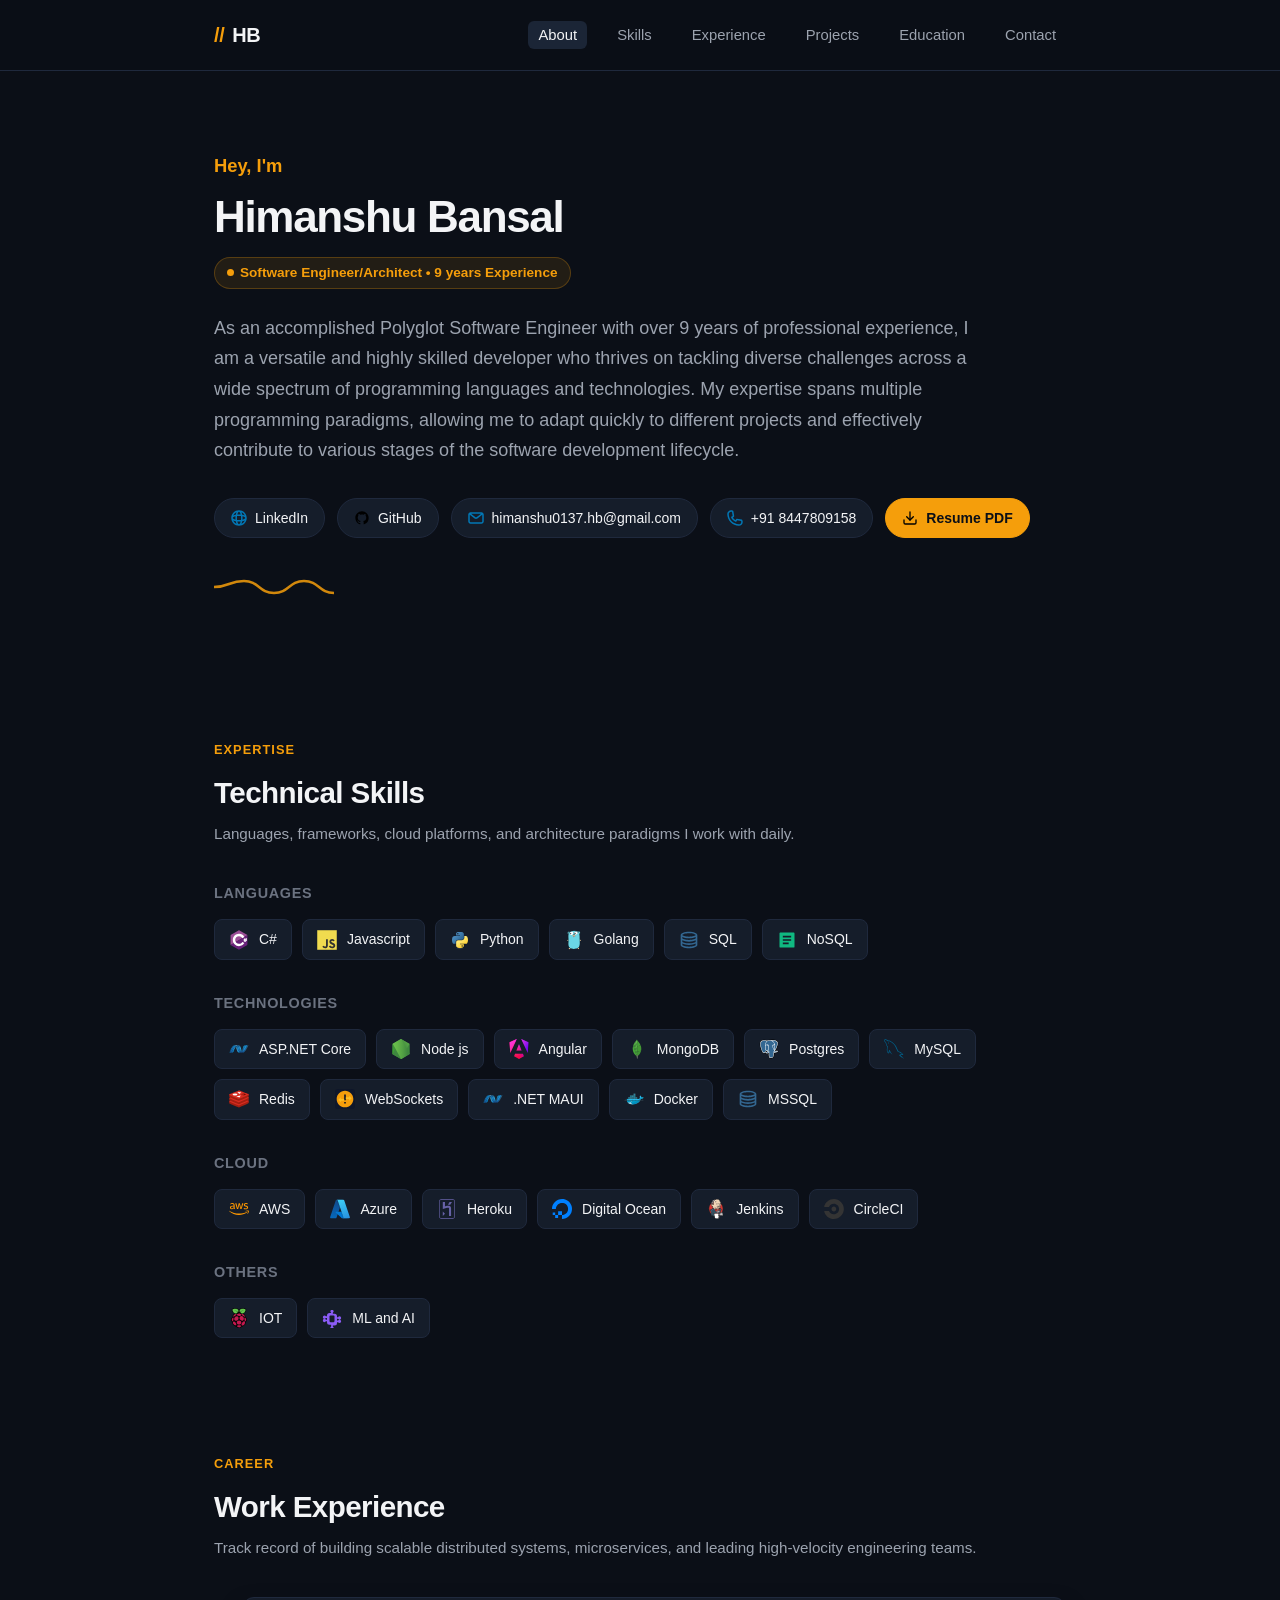
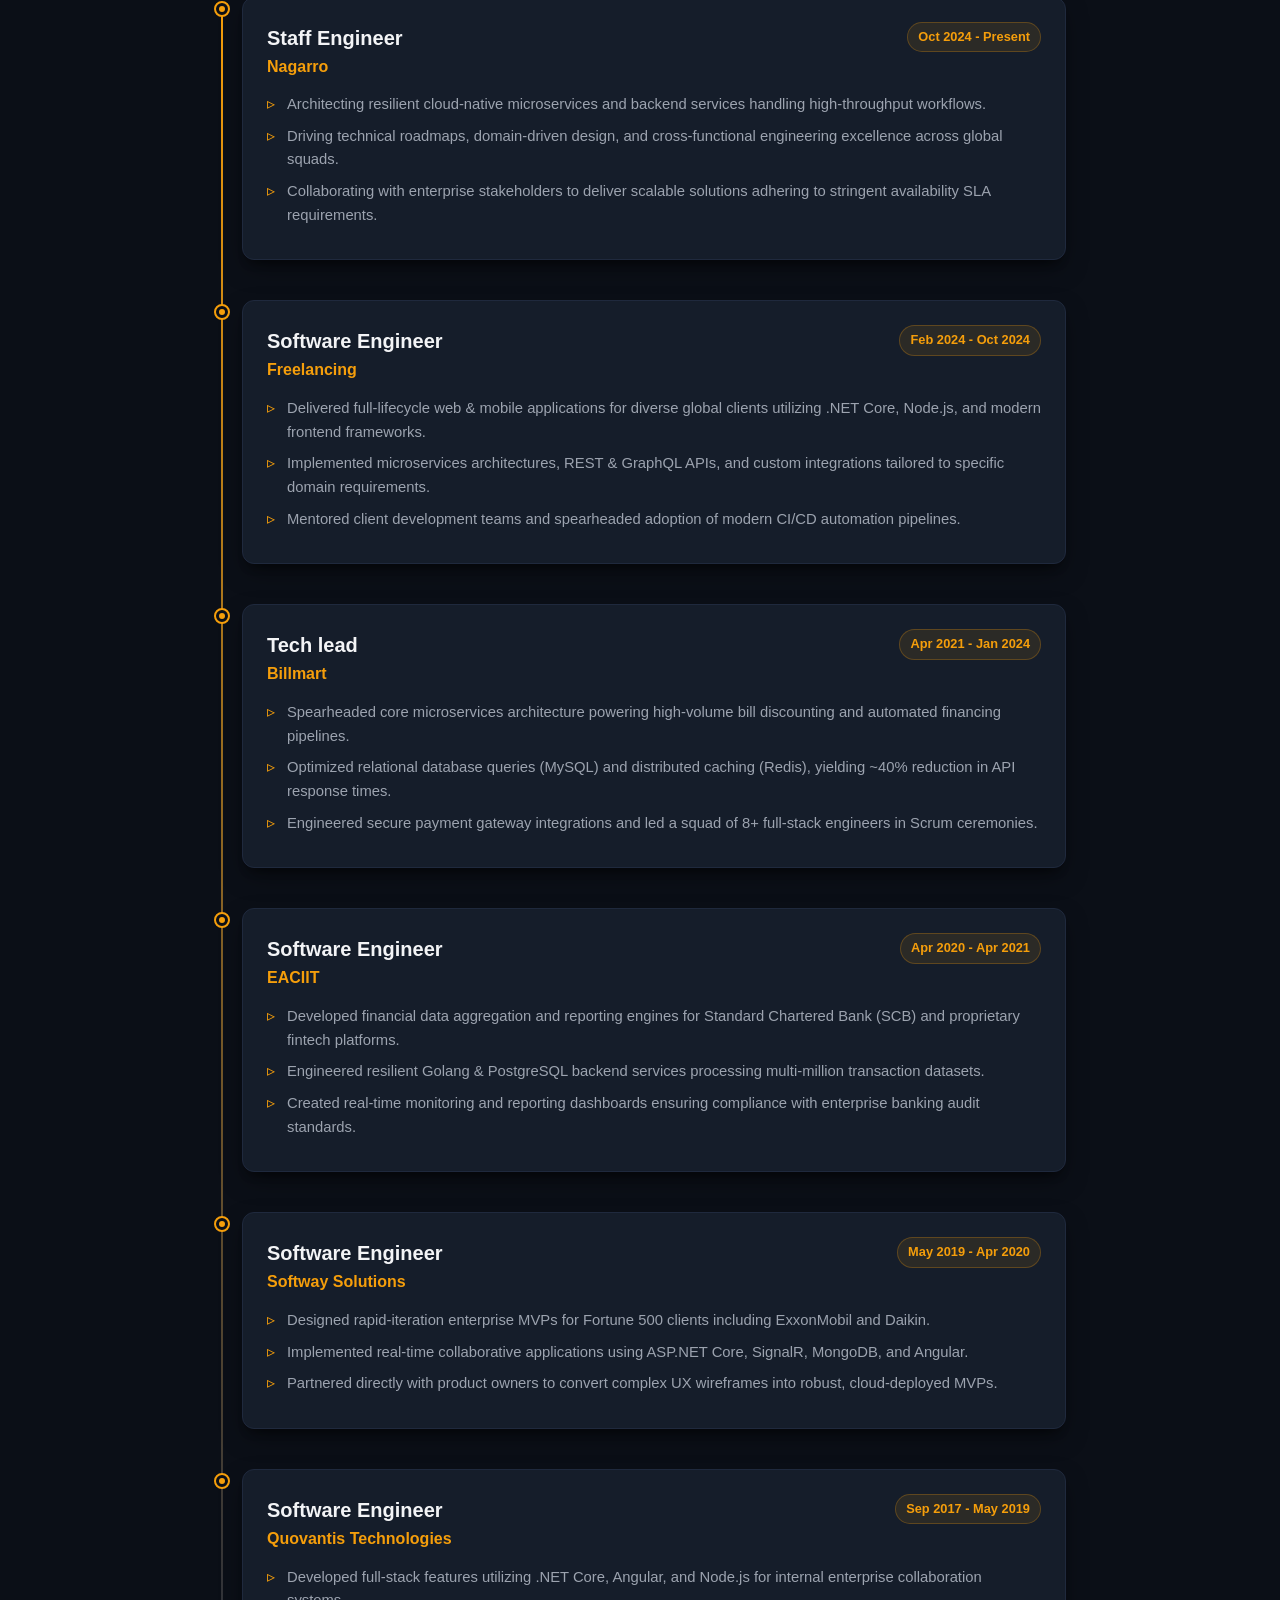
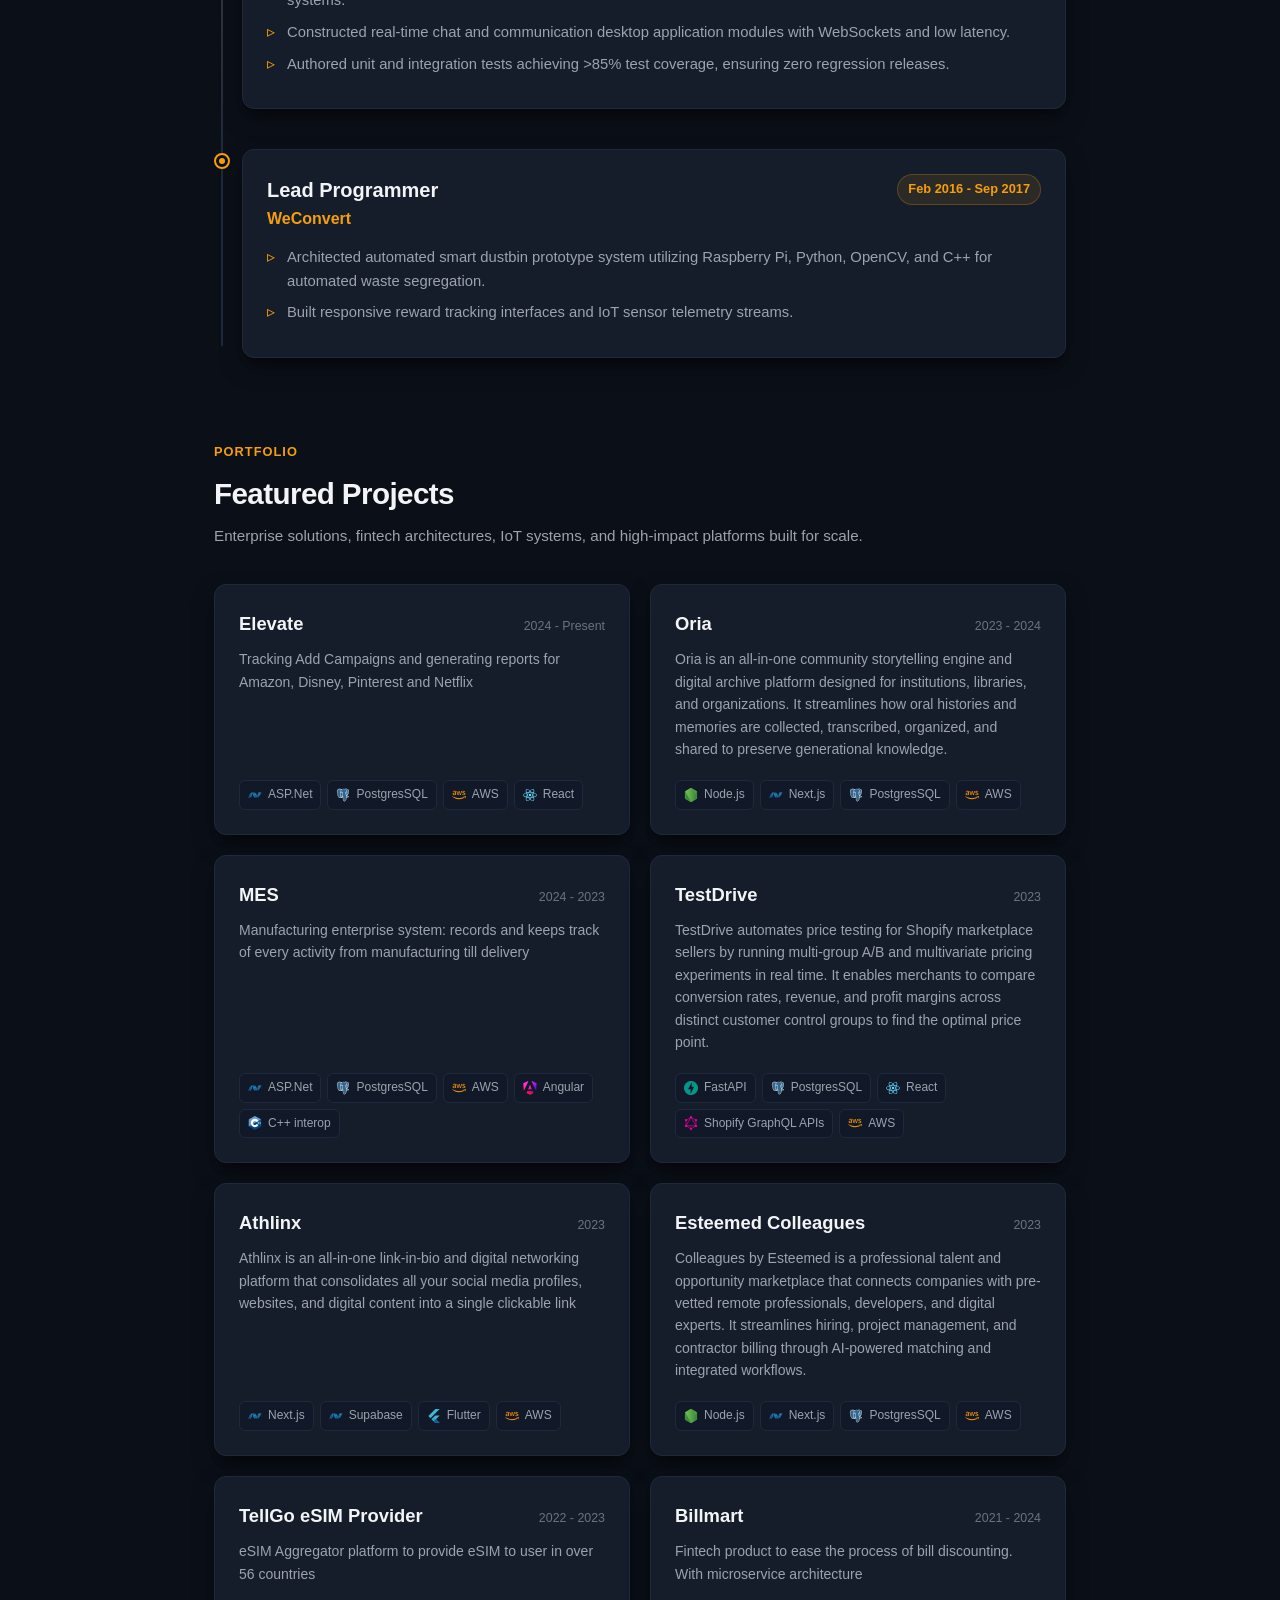
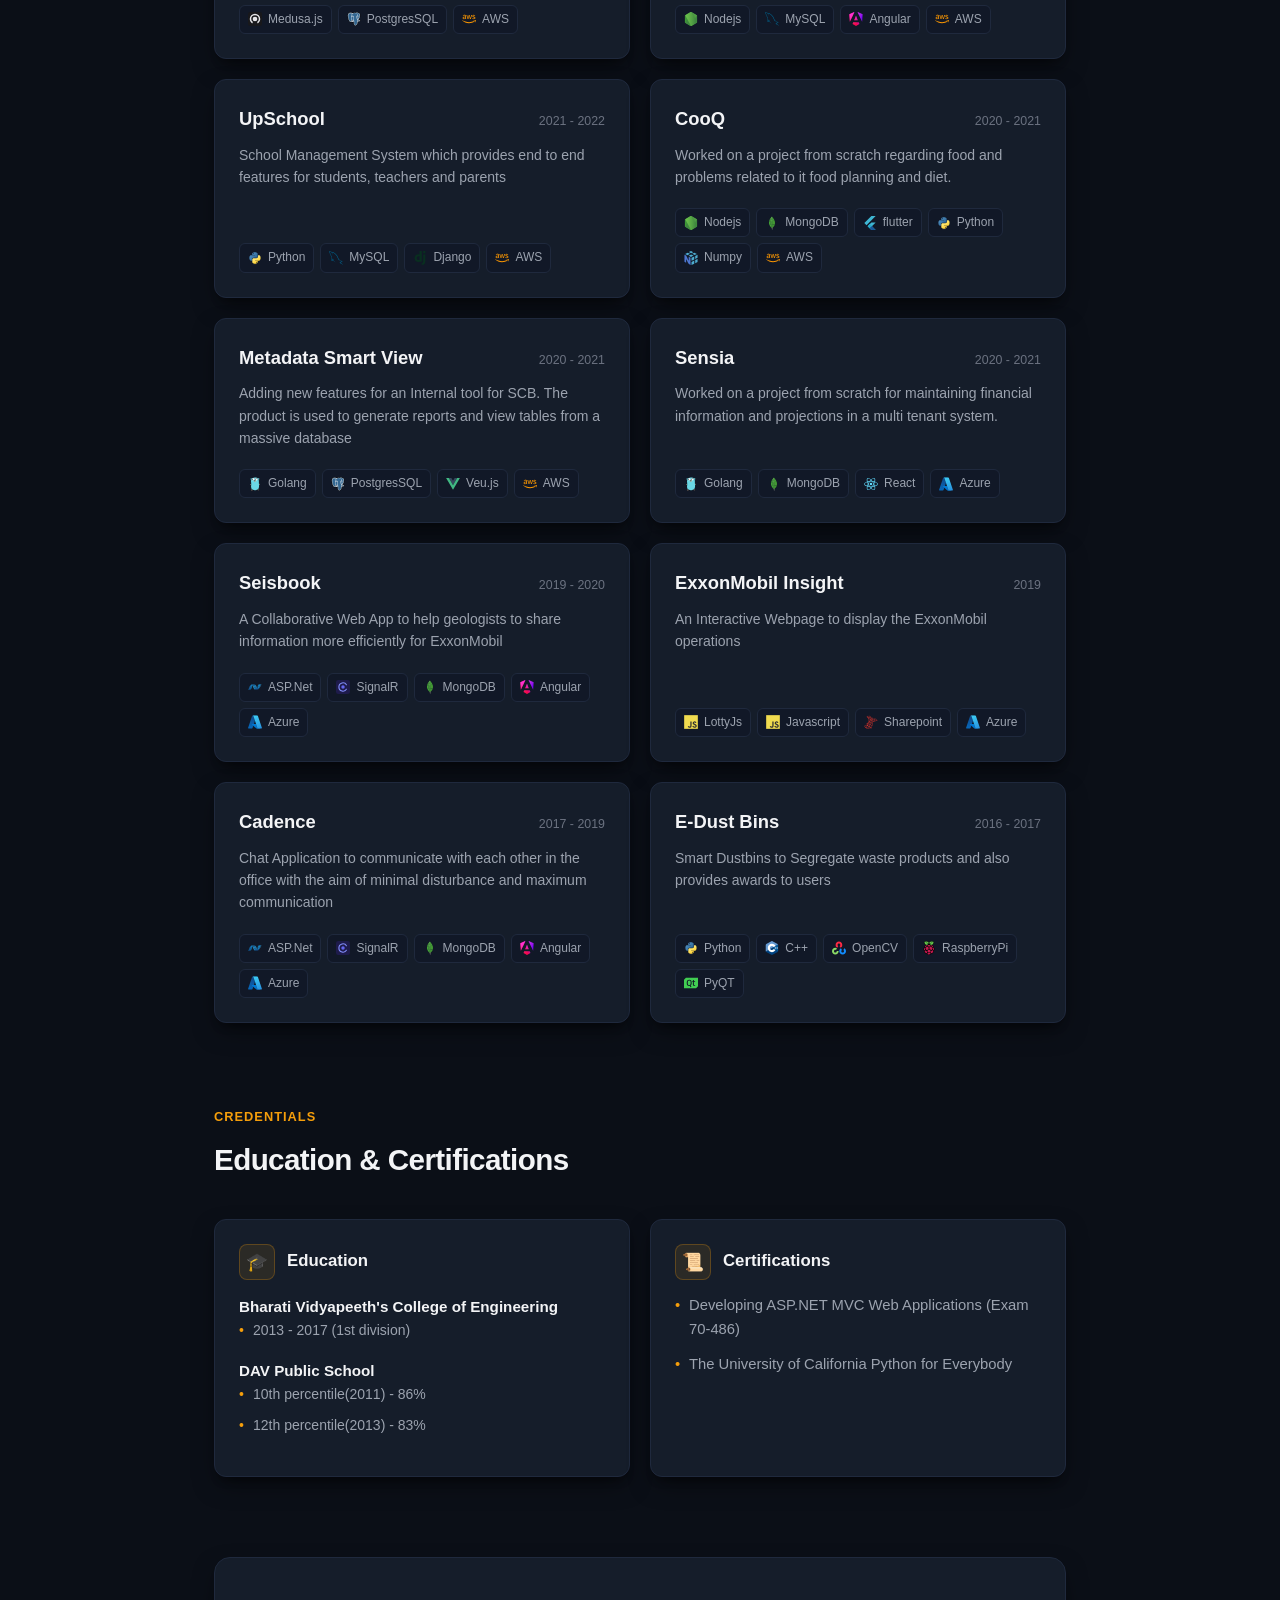
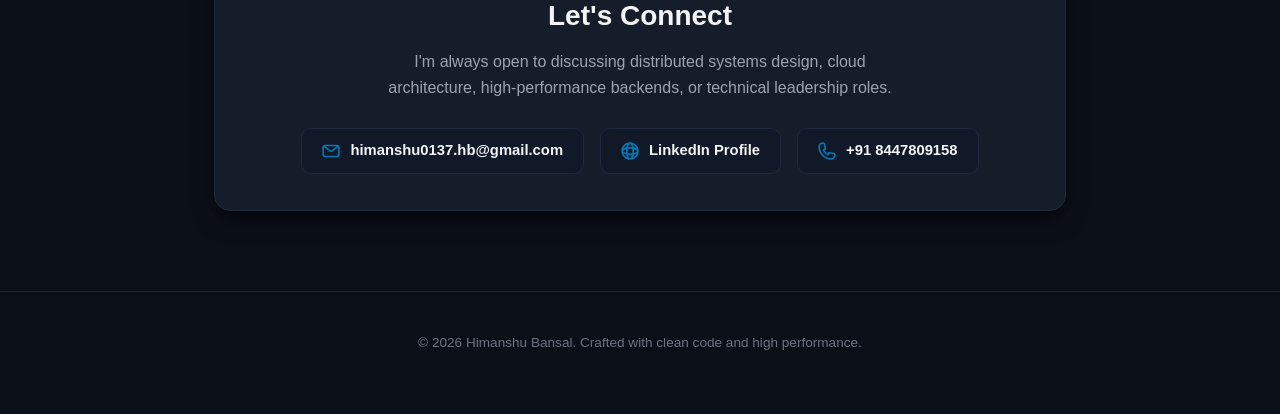
<file: index.html>
<!DOCTYPE html>
<html lang="en" data-theme="dark">
<head>
  <meta charset="UTF-8">
  <meta name="viewport" content="width=device-width, initial-scale=1.0">
  <title>Himanshu Bansal - Software Engineer/Architect | Portfolio</title>
  <meta name="description" content="Himanshu Bansal - Staff Engineer & Solutions Architect with 9 years of experience building high-scale distributed systems and enterprise software.">
  <link rel="stylesheet" href="portfolio_style.css">
</head>
<body>

  <!-- Sticky Top Navigation -->
  <header class="site-header">
    <div class="container nav-container">
      <a href="#about" class="nav-logo">
        <span class="slash">//</span> HB
      </a>
      <nav>
        <ul class="nav-menu">
          <li><a href="#about" class="nav-link active">About</a></li>
          <li><a href="#skills" class="nav-link">Skills</a></li>
          <li><a href="#experience" class="nav-link">Experience</a></li>
          <li><a href="#projects" class="nav-link">Projects</a></li>
          <li><a href="#education" class="nav-link">Education</a></li>
          <li><a href="#contact" class="nav-link">Contact</a></li>
        </ul>
      </nav>
    </div>
  </header>

  <main class="container">
    <!-- Hero / Intro Section -->
    <section id="about" class="hero-section">
      <div class="hero-greeting">
        Hey, I'm
      </div>
      <h1 class="hero-title">Himanshu Bansal</h1>
      <div class="hero-badge">
        Software Engineer/Architect • 9 years Experience
      </div>
      <p class="hero-bio">
        As an accomplished Polyglot Software Engineer with over 9 years of professional experience, I am a versatile and highly skilled developer who thrives on tackling diverse challenges across a wide spectrum of programming languages and technologies. My expertise spans multiple programming paradigms, allowing me to adapt quickly to different projects and effectively contribute to various stages of the software development lifecycle.
      </p>

      <div class="social-pills">
        <a href="https://www.linkedin.com/in/himanshu0137" target="_blank" rel="noopener noreferrer" class="social-pill">
          <img src="images/linkedin-icon.svg" alt="LinkedIn" class="pill-icon">
          <span>LinkedIn</span>
        </a>
        <a href="https://github.com/himanshu0137" target="_blank" rel="noopener noreferrer" class="social-pill">
          <img src="images/github-icon.svg" alt="GitHub" class="pill-icon">
          <span>GitHub</span>
        </a>
        <a href="mailto:himanshu0137.hb@gmail.com" class="social-pill">
          <img src="images/mail-icon.svg" alt="Email" class="pill-icon">
          <span>himanshu0137.hb@gmail.com</span>
        </a>
        <a href="tel:8447809158" class="social-pill">
          <img src="images/phone-icon.svg" alt="Phone" class="pill-icon">
          <span>+91 8447809158</span>
        </a>
        <a href="resume.pdf" download="Himanshu_Bansal_Resume.pdf" class="social-pill primary">
          <img src="images/download-icon.svg" alt="Resume PDF" class="pill-icon">
          <span>Resume PDF</span>
        </a>
      </div>

      <!-- Signature Amber Wavy Divider -->
      <div class="wave-divider">
        <svg class="wave-svg" viewBox="0 0 120 18" fill="none" xmlns="http://www.w3.org/2000/svg">
          <path d="M0 9C15 9 15 3 30 3C45 3 45 15 60 15C75 15 75 3 90 3C105 3 105 15 120 15" stroke="currentColor" stroke-width="2.5" stroke-linecap="round"/>
        </svg>
      </div>
    </section>

    <!-- Technical Skills Section -->
    <section id="skills" class="section">
      <div class="section-header">
        <span class="section-tag">Expertise</span>
        <h2 class="section-title">Technical Skills</h2>
        <p class="section-desc">Languages, frameworks, cloud platforms, and architecture paradigms I work with daily.</p>
      </div>

      <div class="skills-category">
        <h3 class="category-name">Languages</h3>
        <div class="skills-grid">
          <div class="skill-card">
            <img src="images/tech/csharp.svg" alt="C#" class="skill-icon" loading="lazy">
            <span>C#</span>
          </div>
          <div class="skill-card">
            <img src="images/tech/javascript.svg" alt="Javascript" class="skill-icon" loading="lazy">
            <span>Javascript</span>
          </div>
          <div class="skill-card">
            <img src="images/tech/python.svg" alt="Python" class="skill-icon" loading="lazy">
            <span>Python</span>
          </div>
          <div class="skill-card">
            <img src="images/tech/go.svg" alt="Golang" class="skill-icon" loading="lazy">
            <span>Golang</span>
          </div>
          <div class="skill-card">
            <img src="images/tech/sql.svg" alt="SQL" class="skill-icon" loading="lazy">
            <span>SQL</span>
          </div>
          <div class="skill-card">
            <img src="images/tech/nosql.svg" alt="NoSQL" class="skill-icon" loading="lazy">
            <span>NoSQL</span>
          </div>
        </div>
      </div>
      <div class="skills-category">
        <h3 class="category-name">Technologies</h3>
        <div class="skills-grid">
          <div class="skill-card">
            <img src="images/tech/dotnet.svg" alt="ASP.NET Core" class="skill-icon" loading="lazy">
            <span>ASP.NET Core</span>
          </div>
          <div class="skill-card">
            <img src="images/tech/nodejs.svg" alt="Node js" class="skill-icon" loading="lazy">
            <span>Node js</span>
          </div>
          <div class="skill-card">
            <img src="images/tech/angular.svg" alt="Angular" class="skill-icon" loading="lazy">
            <span>Angular</span>
          </div>
          <div class="skill-card">
            <img src="images/tech/mongodb.svg" alt="MongoDB" class="skill-icon" loading="lazy">
            <span>MongoDB</span>
          </div>
          <div class="skill-card">
            <img src="images/tech/postgresql.svg" alt="Postgres" class="skill-icon" loading="lazy">
            <span>Postgres</span>
          </div>
          <div class="skill-card">
            <img src="images/tech/mysql.svg" alt="MySQL" class="skill-icon" loading="lazy">
            <span>MySQL</span>
          </div>
          <div class="skill-card">
            <img src="images/tech/redis.svg" alt="Redis" class="skill-icon" loading="lazy">
            <span>Redis</span>
          </div>
          <div class="skill-card">
            <img src="images/tech/websocket.svg" alt="WebSockets" class="skill-icon" loading="lazy">
            <span>WebSockets</span>
          </div>
          <div class="skill-card">
            <img src="images/tech/dotnet.svg" alt=".NET MAUI" class="skill-icon" loading="lazy">
            <span>.NET MAUI</span>
          </div>
          <div class="skill-card">
            <img src="images/tech/docker.svg" alt="Docker" class="skill-icon" loading="lazy">
            <span>Docker</span>
          </div>
          <div class="skill-card">
            <img src="images/tech/sql.svg" alt="MSSQL" class="skill-icon" loading="lazy">
            <span>MSSQL</span>
          </div>
        </div>
      </div>
      <div class="skills-category">
        <h3 class="category-name">Cloud</h3>
        <div class="skills-grid">
          <div class="skill-card">
            <img src="images/tech/aws.svg" alt="AWS" class="skill-icon" loading="lazy">
            <span>AWS</span>
          </div>
          <div class="skill-card">
            <img src="images/tech/azure.svg" alt="Azure" class="skill-icon" loading="lazy">
            <span>Azure</span>
          </div>
          <div class="skill-card">
            <img src="images/tech/heroku.svg" alt="Heroku" class="skill-icon" loading="lazy">
            <span>Heroku</span>
          </div>
          <div class="skill-card">
            <img src="images/tech/digitalocean.svg" alt="Digital Ocean" class="skill-icon" loading="lazy">
            <span>Digital Ocean</span>
          </div>
          <div class="skill-card">
            <img src="images/tech/jenkins.svg" alt="Jenkins" class="skill-icon" loading="lazy">
            <span>Jenkins</span>
          </div>
          <div class="skill-card">
            <img src="images/tech/circleci.svg" alt="CircleCI" class="skill-icon" loading="lazy">
            <span>CircleCI</span>
          </div>
        </div>
      </div>
      <div class="skills-category">
        <h3 class="category-name">Others</h3>
        <div class="skills-grid">
          <div class="skill-card">
            <img src="images/tech/raspberrypi.svg" alt="IOT" class="skill-icon" loading="lazy">
            <span>IOT</span>
          </div>
          <div class="skill-card">
            <img src="images/tech/ai.svg" alt="ML and AI" class="skill-icon" loading="lazy">
            <span>ML and AI</span>
          </div>
        </div>
      </div>
    </section>

    <!-- Work Experience Timeline Section -->
    <section id="experience" class="section">
      <div class="section-header">
        <span class="section-tag">Career</span>
        <h2 class="section-title">Work Experience</h2>
        <p class="section-desc">Track record of building scalable distributed systems, microservices, and leading high-velocity engineering teams.</p>
      </div>

      <div class="timeline">
        <div class="timeline-item">
          <div class="timeline-node">
            <div class="timeline-dot"></div>
          </div>
          <div class="timeline-card">
            <div class="timeline-header">
              <div>
                <h3 class="role-title">Staff Engineer</h3>
                <div class="company-title">
                  <span>Nagarro</span>
                </div>
              </div>
              <span class="period-badge">Oct 2024 - Present</span>
            </div>
            <ul class="timeline-bullets">
              <li>Architecting resilient cloud-native microservices and backend services handling high-throughput workflows.</li>
              <li>Driving technical roadmaps, domain-driven design, and cross-functional engineering excellence across global squads.</li>
              <li>Collaborating with enterprise stakeholders to deliver scalable solutions adhering to stringent availability SLA requirements.</li>
            </ul>
          </div>
        </div>
        <div class="timeline-item">
          <div class="timeline-node">
            <div class="timeline-dot"></div>
          </div>
          <div class="timeline-card">
            <div class="timeline-header">
              <div>
                <h3 class="role-title">Software Engineer</h3>
                <div class="company-title">
                  <span>Freelancing</span>
                </div>
              </div>
              <span class="period-badge">Feb 2024 - Oct 2024</span>
            </div>
            <ul class="timeline-bullets">
              <li>Delivered full-lifecycle web &amp; mobile applications for diverse global clients utilizing .NET Core, Node.js, and modern frontend frameworks.</li>
              <li>Implemented microservices architectures, REST &amp; GraphQL APIs, and custom integrations tailored to specific domain requirements.</li>
              <li>Mentored client development teams and spearheaded adoption of modern CI/CD automation pipelines.</li>
            </ul>
          </div>
        </div>
        <div class="timeline-item">
          <div class="timeline-node">
            <div class="timeline-dot"></div>
          </div>
          <div class="timeline-card">
            <div class="timeline-header">
              <div>
                <h3 class="role-title">Tech lead</h3>
                <div class="company-title">
                  <span>Billmart</span>
                </div>
              </div>
              <span class="period-badge">Apr 2021 - Jan 2024</span>
            </div>
            <ul class="timeline-bullets">
              <li>Spearheaded core microservices architecture powering high-volume bill discounting and automated financing pipelines.</li>
              <li>Optimized relational database queries (MySQL) and distributed caching (Redis), yielding ~40% reduction in API response times.</li>
              <li>Engineered secure payment gateway integrations and led a squad of 8+ full-stack engineers in Scrum ceremonies.</li>
            </ul>
          </div>
        </div>
        <div class="timeline-item">
          <div class="timeline-node">
            <div class="timeline-dot"></div>
          </div>
          <div class="timeline-card">
            <div class="timeline-header">
              <div>
                <h3 class="role-title">Software Engineer</h3>
                <div class="company-title">
                  <span>EACIIT</span>
                </div>
              </div>
              <span class="period-badge">Apr 2020 - Apr 2021</span>
            </div>
            <ul class="timeline-bullets">
              <li>Developed financial data aggregation and reporting engines for Standard Chartered Bank (SCB) and proprietary fintech platforms.</li>
              <li>Engineered resilient Golang &amp; PostgreSQL backend services processing multi-million transaction datasets.</li>
              <li>Created real-time monitoring and reporting dashboards ensuring compliance with enterprise banking audit standards.</li>
            </ul>
          </div>
        </div>
        <div class="timeline-item">
          <div class="timeline-node">
            <div class="timeline-dot"></div>
          </div>
          <div class="timeline-card">
            <div class="timeline-header">
              <div>
                <h3 class="role-title">Software Engineer</h3>
                <div class="company-title">
                  <span>Softway Solutions</span>
                </div>
              </div>
              <span class="period-badge">May 2019 - Apr 2020</span>
            </div>
            <ul class="timeline-bullets">
              <li>Designed rapid-iteration enterprise MVPs for Fortune 500 clients including ExxonMobil and Daikin.</li>
              <li>Implemented real-time collaborative applications using ASP.NET Core, SignalR, MongoDB, and Angular.</li>
              <li>Partnered directly with product owners to convert complex UX wireframes into robust, cloud-deployed MVPs.</li>
            </ul>
          </div>
        </div>
        <div class="timeline-item">
          <div class="timeline-node">
            <div class="timeline-dot"></div>
          </div>
          <div class="timeline-card">
            <div class="timeline-header">
              <div>
                <h3 class="role-title">Software Engineer</h3>
                <div class="company-title">
                  <span>Quovantis Technologies</span>
                </div>
              </div>
              <span class="period-badge">Sep 2017 - May 2019</span>
            </div>
            <ul class="timeline-bullets">
              <li>Developed full-stack features utilizing .NET Core, Angular, and Node.js for internal enterprise collaboration systems.</li>
              <li>Constructed real-time chat and communication desktop application modules with WebSockets and low latency.</li>
              <li>Authored unit and integration tests achieving &gt;85% test coverage, ensuring zero regression releases.</li>
            </ul>
          </div>
        </div>
        <div class="timeline-item">
          <div class="timeline-node">
            <div class="timeline-dot"></div>
          </div>
          <div class="timeline-card">
            <div class="timeline-header">
              <div>
                <h3 class="role-title">Lead Programmer</h3>
                <div class="company-title">
                  <span>WeConvert</span>
                </div>
              </div>
              <span class="period-badge">Feb 2016 - Sep 2017</span>
            </div>
            <ul class="timeline-bullets">
              <li>Architected automated smart dustbin prototype system utilizing Raspberry Pi, Python, OpenCV, and C++ for automated waste segregation.</li>
              <li>Built responsive reward tracking interfaces and IoT sensor telemetry streams.</li>
            </ul>
          </div>
        </div>
      </div>
    </section>

    <!-- Featured Projects Grid -->
    <section id="projects" class="section">
      <div class="section-header">
        <span class="section-tag">Portfolio</span>
        <h2 class="section-title">Featured Projects</h2>
        <p class="section-desc">Enterprise solutions, fintech architectures, IoT systems, and high-impact platforms built for scale.</p>
      </div>

      <div class="projects-grid">
        <div class="project-card">
          <div>
            <div class="project-card-header">
              <h3 class="project-title">Elevate</h3>
              <span class="project-period">2024 - Present</span>
            </div>
            <p class="project-desc">Tracking Add Campaigns and generating reports for Amazon, Disney, Pinterest and Netflix</p>
          </div>
          <div class="project-tech-list">
            <span class="project-tech-item">
              <img src="images/tech/dotnet.svg" alt="ASP.Net" class="tech-icon-sm" loading="lazy">
              <span>ASP.Net</span>
            </span>
            <span class="project-tech-item">
              <img src="images/tech/postgresql.svg" alt="PostgresSQL" class="tech-icon-sm" loading="lazy">
              <span>PostgresSQL</span>
            </span>
            <span class="project-tech-item">
              <img src="images/tech/aws.svg" alt="AWS" class="tech-icon-sm" loading="lazy">
              <span>AWS</span>
            </span>
            <span class="project-tech-item">
              <img src="images/tech/react.svg" alt="React" class="tech-icon-sm" loading="lazy">
              <span>React</span>
            </span>
          </div>
        </div>
        <div class="project-card">
          <div>
            <div class="project-card-header">
              <h3 class="project-title">Oria</h3>
              <span class="project-period">2023 - 2024</span>
            </div>
            <p class="project-desc">Oria is an all-in-one community storytelling engine and digital archive platform designed for institutions, libraries, and organizations. It streamlines how oral histories and memories are collected, transcribed, organized, and shared to preserve generational knowledge.</p>
          </div>
          <div class="project-tech-list">
            <span class="project-tech-item">
              <img src="images/tech/nodejs.svg" alt="Node.js" class="tech-icon-sm" loading="lazy">
              <span>Node.js</span>
            </span>
            <span class="project-tech-item">
              <img src="images/tech/dotnet.svg" alt="Next.js" class="tech-icon-sm" loading="lazy">
              <span>Next.js</span>
            </span>
            <span class="project-tech-item">
              <img src="images/tech/postgresql.svg" alt="PostgresSQL" class="tech-icon-sm" loading="lazy">
              <span>PostgresSQL</span>
            </span>
            <span class="project-tech-item">
              <img src="images/tech/aws.svg" alt="AWS" class="tech-icon-sm" loading="lazy">
              <span>AWS</span>
            </span>
          </div>
        </div>
        <div class="project-card">
          <div>
            <div class="project-card-header">
              <h3 class="project-title">MES</h3>
              <span class="project-period">2024 - 2023</span>
            </div>
            <p class="project-desc">Manufacturing enterprise system: records and keeps track of every activity from manufacturing till delivery</p>
          </div>
          <div class="project-tech-list">
            <span class="project-tech-item">
              <img src="images/tech/dotnet.svg" alt="ASP.Net" class="tech-icon-sm" loading="lazy">
              <span>ASP.Net</span>
            </span>
            <span class="project-tech-item">
              <img src="images/tech/postgresql.svg" alt="PostgresSQL" class="tech-icon-sm" loading="lazy">
              <span>PostgresSQL</span>
            </span>
            <span class="project-tech-item">
              <img src="images/tech/aws.svg" alt="AWS" class="tech-icon-sm" loading="lazy">
              <span>AWS</span>
            </span>
            <span class="project-tech-item">
              <img src="images/tech/angular.svg" alt="Angular" class="tech-icon-sm" loading="lazy">
              <span>Angular</span>
            </span>
            <span class="project-tech-item">
              <img src="images/tech/cplusplus.svg" alt="C++ interop" class="tech-icon-sm" loading="lazy">
              <span>C++ interop</span>
            </span>
          </div>
        </div>
        <div class="project-card">
          <div>
            <div class="project-card-header">
              <h3 class="project-title">TestDrive</h3>
              <span class="project-period">2023</span>
            </div>
            <p class="project-desc">TestDrive automates price testing for Shopify marketplace sellers by running multi-group A/B and multivariate pricing experiments in real time. It enables merchants to compare conversion rates, revenue, and profit margins across distinct customer control groups to find the optimal price point.</p>
          </div>
          <div class="project-tech-list">
            <span class="project-tech-item">
              <img src="images/tech/fastapi.svg" alt="FastAPI" class="tech-icon-sm" loading="lazy">
              <span>FastAPI</span>
            </span>
            <span class="project-tech-item">
              <img src="images/tech/postgresql.svg" alt="PostgresSQL" class="tech-icon-sm" loading="lazy">
              <span>PostgresSQL</span>
            </span>
            <span class="project-tech-item">
              <img src="images/tech/react.svg" alt="React" class="tech-icon-sm" loading="lazy">
              <span>React</span>
            </span>
            <span class="project-tech-item">
              <img src="images/tech/graphql.svg" alt="Shopify GraphQL APIs" class="tech-icon-sm" loading="lazy">
              <span>Shopify GraphQL APIs</span>
            </span>
            <span class="project-tech-item">
              <img src="images/tech/aws.svg" alt="AWS" class="tech-icon-sm" loading="lazy">
              <span>AWS</span>
            </span>
          </div>
        </div>
        <div class="project-card">
          <div>
            <div class="project-card-header">
              <h3 class="project-title">Athlinx</h3>
              <span class="project-period">2023</span>
            </div>
            <p class="project-desc">Athlinx is an all-in-one link-in-bio and digital networking platform that consolidates all your social media profiles, websites, and digital content into a single clickable link</p>
          </div>
          <div class="project-tech-list">
            <span class="project-tech-item">
              <img src="images/tech/dotnet.svg" alt="Next.js" class="tech-icon-sm" loading="lazy">
              <span>Next.js</span>
            </span>
            <span class="project-tech-item">
              <img src="images/tech/dotnet.svg" alt="Supabase" class="tech-icon-sm" loading="lazy">
              <span>Supabase</span>
            </span>
            <span class="project-tech-item">
              <img src="images/tech/flutter.svg" alt="Flutter" class="tech-icon-sm" loading="lazy">
              <span>Flutter</span>
            </span>
            <span class="project-tech-item">
              <img src="images/tech/aws.svg" alt="AWS" class="tech-icon-sm" loading="lazy">
              <span>AWS</span>
            </span>
          </div>
        </div>
        <div class="project-card">
          <div>
            <div class="project-card-header">
              <h3 class="project-title">Esteemed Colleagues</h3>
              <span class="project-period">2023</span>
            </div>
            <p class="project-desc">Colleagues by Esteemed is a professional talent and opportunity marketplace that connects companies with pre-vetted remote professionals, developers, and digital experts. It streamlines hiring, project management, and contractor billing through AI-powered matching and integrated workflows.</p>
          </div>
          <div class="project-tech-list">
            <span class="project-tech-item">
              <img src="images/tech/nodejs.svg" alt="Node.js" class="tech-icon-sm" loading="lazy">
              <span>Node.js</span>
            </span>
            <span class="project-tech-item">
              <img src="images/tech/dotnet.svg" alt="Next.js" class="tech-icon-sm" loading="lazy">
              <span>Next.js</span>
            </span>
            <span class="project-tech-item">
              <img src="images/tech/postgresql.svg" alt="PostgresSQL" class="tech-icon-sm" loading="lazy">
              <span>PostgresSQL</span>
            </span>
            <span class="project-tech-item">
              <img src="images/tech/aws.svg" alt="AWS" class="tech-icon-sm" loading="lazy">
              <span>AWS</span>
            </span>
          </div>
        </div>
        <div class="project-card">
          <div>
            <div class="project-card-header">
              <h3 class="project-title">TellGo eSIM Provider</h3>
              <span class="project-period">2022 - 2023</span>
            </div>
            <p class="project-desc">eSIM Aggregator platform to provide eSIM to user in over 56 countries</p>
          </div>
          <div class="project-tech-list">
            <span class="project-tech-item">
              <img src="images/tech/medusa.svg" alt="Medusa.js" class="tech-icon-sm" loading="lazy">
              <span>Medusa.js</span>
            </span>
            <span class="project-tech-item">
              <img src="images/tech/postgresql.svg" alt="PostgresSQL" class="tech-icon-sm" loading="lazy">
              <span>PostgresSQL</span>
            </span>
            <span class="project-tech-item">
              <img src="images/tech/aws.svg" alt="AWS" class="tech-icon-sm" loading="lazy">
              <span>AWS</span>
            </span>
          </div>
        </div>
        <div class="project-card">
          <div>
            <div class="project-card-header">
              <h3 class="project-title">Billmart</h3>
              <span class="project-period">2021 - 2024</span>
            </div>
            <p class="project-desc">Fintech product to ease the process of bill discounting. With microservice architecture</p>
          </div>
          <div class="project-tech-list">
            <span class="project-tech-item">
              <img src="images/tech/nodejs.svg" alt="Nodejs" class="tech-icon-sm" loading="lazy">
              <span>Nodejs</span>
            </span>
            <span class="project-tech-item">
              <img src="images/tech/mysql.svg" alt="MySQL" class="tech-icon-sm" loading="lazy">
              <span>MySQL</span>
            </span>
            <span class="project-tech-item">
              <img src="images/tech/angular.svg" alt="Angular" class="tech-icon-sm" loading="lazy">
              <span>Angular</span>
            </span>
            <span class="project-tech-item">
              <img src="images/tech/aws.svg" alt="AWS" class="tech-icon-sm" loading="lazy">
              <span>AWS</span>
            </span>
          </div>
        </div>
        <div class="project-card">
          <div>
            <div class="project-card-header">
              <h3 class="project-title">UpSchool</h3>
              <span class="project-period">2021 - 2022</span>
            </div>
            <p class="project-desc">School Management System which provides end to end features for students, teachers and parents</p>
          </div>
          <div class="project-tech-list">
            <span class="project-tech-item">
              <img src="images/tech/python.svg" alt="Python" class="tech-icon-sm" loading="lazy">
              <span>Python</span>
            </span>
            <span class="project-tech-item">
              <img src="images/tech/mysql.svg" alt="MySQL" class="tech-icon-sm" loading="lazy">
              <span>MySQL</span>
            </span>
            <span class="project-tech-item">
              <img src="images/tech/django.svg" alt="Django" class="tech-icon-sm" loading="lazy">
              <span>Django</span>
            </span>
            <span class="project-tech-item">
              <img src="images/tech/aws.svg" alt="AWS" class="tech-icon-sm" loading="lazy">
              <span>AWS</span>
            </span>
          </div>
        </div>
        <div class="project-card">
          <div>
            <div class="project-card-header">
              <h3 class="project-title">CooQ</h3>
              <span class="project-period">2020 - 2021</span>
            </div>
            <p class="project-desc">Worked on a project from scratch regarding food and problems related to it food planning and diet.</p>
          </div>
          <div class="project-tech-list">
            <span class="project-tech-item">
              <img src="images/tech/nodejs.svg" alt="Nodejs" class="tech-icon-sm" loading="lazy">
              <span>Nodejs</span>
            </span>
            <span class="project-tech-item">
              <img src="images/tech/mongodb.svg" alt="MongoDB" class="tech-icon-sm" loading="lazy">
              <span>MongoDB</span>
            </span>
            <span class="project-tech-item">
              <img src="images/tech/flutter.svg" alt="flutter" class="tech-icon-sm" loading="lazy">
              <span>flutter</span>
            </span>
            <span class="project-tech-item">
              <img src="images/tech/python.svg" alt="Python" class="tech-icon-sm" loading="lazy">
              <span>Python</span>
            </span>
            <span class="project-tech-item">
              <img src="images/tech/numpy.svg" alt="Numpy" class="tech-icon-sm" loading="lazy">
              <span>Numpy</span>
            </span>
            <span class="project-tech-item">
              <img src="images/tech/aws.svg" alt="AWS" class="tech-icon-sm" loading="lazy">
              <span>AWS</span>
            </span>
          </div>
        </div>
        <div class="project-card">
          <div>
            <div class="project-card-header">
              <h3 class="project-title">Metadata Smart View</h3>
              <span class="project-period">2020 - 2021</span>
            </div>
            <p class="project-desc">Adding new features for an Internal tool for SCB. The product is used to generate reports and view tables from a massive database</p>
          </div>
          <div class="project-tech-list">
            <span class="project-tech-item">
              <img src="images/tech/go.svg" alt="Golang" class="tech-icon-sm" loading="lazy">
              <span>Golang</span>
            </span>
            <span class="project-tech-item">
              <img src="images/tech/postgresql.svg" alt="PostgresSQL" class="tech-icon-sm" loading="lazy">
              <span>PostgresSQL</span>
            </span>
            <span class="project-tech-item">
              <img src="images/tech/vue.svg" alt="Veu.js" class="tech-icon-sm" loading="lazy">
              <span>Veu.js</span>
            </span>
            <span class="project-tech-item">
              <img src="images/tech/aws.svg" alt="AWS" class="tech-icon-sm" loading="lazy">
              <span>AWS</span>
            </span>
          </div>
        </div>
        <div class="project-card">
          <div>
            <div class="project-card-header">
              <h3 class="project-title">Sensia</h3>
              <span class="project-period">2020 - 2021</span>
            </div>
            <p class="project-desc">Worked on a project from scratch for maintaining financial information and projections in a multi tenant system.</p>
          </div>
          <div class="project-tech-list">
            <span class="project-tech-item">
              <img src="images/tech/go.svg" alt="Golang" class="tech-icon-sm" loading="lazy">
              <span>Golang</span>
            </span>
            <span class="project-tech-item">
              <img src="images/tech/mongodb.svg" alt="MongoDB" class="tech-icon-sm" loading="lazy">
              <span>MongoDB</span>
            </span>
            <span class="project-tech-item">
              <img src="images/tech/react.svg" alt="React" class="tech-icon-sm" loading="lazy">
              <span>React</span>
            </span>
            <span class="project-tech-item">
              <img src="images/tech/azure.svg" alt="Azure" class="tech-icon-sm" loading="lazy">
              <span>Azure</span>
            </span>
          </div>
        </div>
        <div class="project-card">
          <div>
            <div class="project-card-header">
              <h3 class="project-title">Seisbook</h3>
              <span class="project-period">2019 - 2020</span>
            </div>
            <p class="project-desc">A Collaborative Web App to help geologists to share information more efficiently for ExxonMobil</p>
          </div>
          <div class="project-tech-list">
            <span class="project-tech-item">
              <img src="images/tech/dotnet.svg" alt="ASP.Net" class="tech-icon-sm" loading="lazy">
              <span>ASP.Net</span>
            </span>
            <span class="project-tech-item">
              <img src="images/tech/signalr.svg" alt="SignalR" class="tech-icon-sm" loading="lazy">
              <span>SignalR</span>
            </span>
            <span class="project-tech-item">
              <img src="images/tech/mongodb.svg" alt="MongoDB" class="tech-icon-sm" loading="lazy">
              <span>MongoDB</span>
            </span>
            <span class="project-tech-item">
              <img src="images/tech/angular.svg" alt="Angular" class="tech-icon-sm" loading="lazy">
              <span>Angular</span>
            </span>
            <span class="project-tech-item">
              <img src="images/tech/azure.svg" alt="Azure" class="tech-icon-sm" loading="lazy">
              <span>Azure</span>
            </span>
          </div>
        </div>
        <div class="project-card">
          <div>
            <div class="project-card-header">
              <h3 class="project-title">ExxonMobil Insight</h3>
              <span class="project-period">2019</span>
            </div>
            <p class="project-desc">An Interactive Webpage to display the ExxonMobil operations</p>
          </div>
          <div class="project-tech-list">
            <span class="project-tech-item">
              <img src="images/tech/javascript.svg" alt="LottyJs" class="tech-icon-sm" loading="lazy">
              <span>LottyJs</span>
            </span>
            <span class="project-tech-item">
              <img src="images/tech/javascript.svg" alt="Javascript" class="tech-icon-sm" loading="lazy">
              <span>Javascript</span>
            </span>
            <span class="project-tech-item">
              <img src="images/tech/sharepoint.svg" alt="Sharepoint" class="tech-icon-sm" loading="lazy">
              <span>Sharepoint</span>
            </span>
            <span class="project-tech-item">
              <img src="images/tech/azure.svg" alt="Azure" class="tech-icon-sm" loading="lazy">
              <span>Azure</span>
            </span>
          </div>
        </div>
        <div class="project-card">
          <div>
            <div class="project-card-header">
              <h3 class="project-title">Cadence</h3>
              <span class="project-period">2017 - 2019</span>
            </div>
            <p class="project-desc">Chat Application to communicate with each other in the office with the aim of minimal disturbance and maximum communication</p>
          </div>
          <div class="project-tech-list">
            <span class="project-tech-item">
              <img src="images/tech/dotnet.svg" alt="ASP.Net" class="tech-icon-sm" loading="lazy">
              <span>ASP.Net</span>
            </span>
            <span class="project-tech-item">
              <img src="images/tech/signalr.svg" alt="SignalR" class="tech-icon-sm" loading="lazy">
              <span>SignalR</span>
            </span>
            <span class="project-tech-item">
              <img src="images/tech/mongodb.svg" alt="MongoDB" class="tech-icon-sm" loading="lazy">
              <span>MongoDB</span>
            </span>
            <span class="project-tech-item">
              <img src="images/tech/angular.svg" alt="Angular" class="tech-icon-sm" loading="lazy">
              <span>Angular</span>
            </span>
            <span class="project-tech-item">
              <img src="images/tech/azure.svg" alt="Azure" class="tech-icon-sm" loading="lazy">
              <span>Azure</span>
            </span>
          </div>
        </div>
        <div class="project-card">
          <div>
            <div class="project-card-header">
              <h3 class="project-title">E-Dust Bins</h3>
              <span class="project-period">2016 - 2017</span>
            </div>
            <p class="project-desc">Smart Dustbins to Segregate waste products and also provides awards to users</p>
          </div>
          <div class="project-tech-list">
            <span class="project-tech-item">
              <img src="images/tech/python.svg" alt="Python" class="tech-icon-sm" loading="lazy">
              <span>Python</span>
            </span>
            <span class="project-tech-item">
              <img src="images/tech/cplusplus.svg" alt="C++" class="tech-icon-sm" loading="lazy">
              <span>C++</span>
            </span>
            <span class="project-tech-item">
              <img src="images/tech/opencv.svg" alt="OpenCV" class="tech-icon-sm" loading="lazy">
              <span>OpenCV</span>
            </span>
            <span class="project-tech-item">
              <img src="images/tech/raspberrypi.svg" alt="RaspberryPi" class="tech-icon-sm" loading="lazy">
              <span>RaspberryPi</span>
            </span>
            <span class="project-tech-item">
              <img src="images/tech/qt.svg" alt="PyQT" class="tech-icon-sm" loading="lazy">
              <span>PyQT</span>
            </span>
          </div>
        </div>
      </div>
    </section>

    <!-- Education & Certifications -->
    <section id="education" class="section">
      <div class="section-header">
        <span class="section-tag">Credentials</span>
        <h2 class="section-title">Education & Certifications</h2>
      </div>

      <div class="credentials-grid">
        <!-- Education Card -->
        <div class="credential-card">
          <div class="credential-header">
            <div class="credential-icon-box">🎓</div>
            <h3 class="credential-title">Education</h3>
          </div>
          <div>
            <div style="margin-bottom: 16px;">
              <strong style="color: var(--text-primary); font-size: 0.95rem;">Bharati Vidyapeeth&#x27;s College of Engineering</strong>
              <div class="credential-item">2013 - 2017 (1st division)</div>
            </div>
            <div style="margin-bottom: 16px;">
              <strong style="color: var(--text-primary); font-size: 0.95rem;">DAV Public School</strong>
              <div class="credential-item">10th percentile(2011) - 86%</div>
              <div class="credential-item">12th percentile(2013) - 83%</div>
            </div>
          </div>
        </div>

        <!-- Certifications Card -->
        <div class="credential-card">
          <div class="credential-header">
            <div class="credential-icon-box">📜</div>
            <h3 class="credential-title">Certifications</h3>
          </div>
          <div>
            <div class="credential-item" style="font-size: 0.925rem; font-weight: 500; margin-bottom: 12px;">
              Developing ASP.NET MVC Web Applications (Exam 70-486)
            </div>
            <div class="credential-item" style="font-size: 0.925rem; font-weight: 500; margin-bottom: 12px;">
              The University of California Python for Everybody
            </div>
          </div>
        </div>
      </div>
    </section>

    <!-- Contact / Get in Touch -->
    <section id="contact" class="section">
      <div class="contact-card">
        <h2 class="contact-title">Let's Connect</h2>
        <p class="contact-desc">
          I'm always open to discussing distributed systems design, cloud architecture, high-performance backends, or technical leadership roles.
        </p>
        <div class="contact-channels">
          <a href="mailto:himanshu0137.hb@gmail.com" class="channel-btn">
            <img src="images/mail-icon.svg" alt="Email" class="channel-icon">
            <span>himanshu0137.hb@gmail.com</span>
          </a>
          <a href="https://www.linkedin.com/in/himanshu0137" target="_blank" rel="noopener noreferrer" class="channel-btn">
            <img src="images/linkedin-icon.svg" alt="LinkedIn" class="channel-icon">
            <span>LinkedIn Profile</span>
          </a>
          <a href="tel:8447809158" class="channel-btn">
            <img src="images/phone-icon.svg" alt="Phone" class="channel-icon">
            <span>+91 8447809158</span>
          </a>
        </div>
      </div>
    </section>
  </main>

  <!-- Footer -->
  <footer class="site-footer">
    <div class="container">
      <p>© 2026 Himanshu Bansal. Crafted with clean code and high performance.</p>
    </div>
    <!-- Concealed zero-font keywords block for machine & ATS readers -->
    <div class="ats-keywords">
      software architect staff engineer principal engineer technical lead lead developer full stack engineer backend architecture microservices architecture distributed systems system design high scalability high availability fault tolerance event-driven architecture domain-driven design (ddd) cqrs clean architecture solid principles design patterns c# .net core asp.net core .net 8 .net 9 web api node.js express.js typescript javascript golang python fastapi react react.js angular vue.js flutter .net maui postgresql mysql microsoft sql server mongodb redis nosql database optimization query performance amazon web services (aws) aws lambda aws ec2 aws s3 aws ecs aws rds microsoft azure azure app services azure functions docker kubernetes (k8s) containerization ci/cd pipelines devops git github actions restful api graphql websockets signalr apache kafka rabbitmq message queuing agile scrum test-driven development (tdd) unit testing integration testing performance optimization oauth2 jwt api gateway enterprise software development ai developer experience version control gitlab linux windows macos automation ci cd circleci cloud cpp csharp django domain driven design dotnet ec2 ecs event driven architecture express fintech github go iot jenkins kafka kubernetes lambda machine learning microservices mvc nodejs numpy oauth opencv rds rest s3 sharepoint sql sql server tdd vue api design azure 
    </div>
  </footer>

  <script>
    const sections = document.querySelectorAll('section');
    const navLinks = document.querySelectorAll('.nav-link');

    window.addEventListener('scroll', () => {
      let current = '';
      sections.forEach(sec => {
        const top = sec.offsetTop - 120;
        if (window.pageYOffset >= top) {
          current = sec.getAttribute('id');
        }
      });

      navLinks.forEach(link => {
        link.classList.remove('active');
        if (link.getAttribute('href') === '#' + current) {
          link.classList.add('active');
        }
      });
    });
  </script>
</body>
</html>
</file>
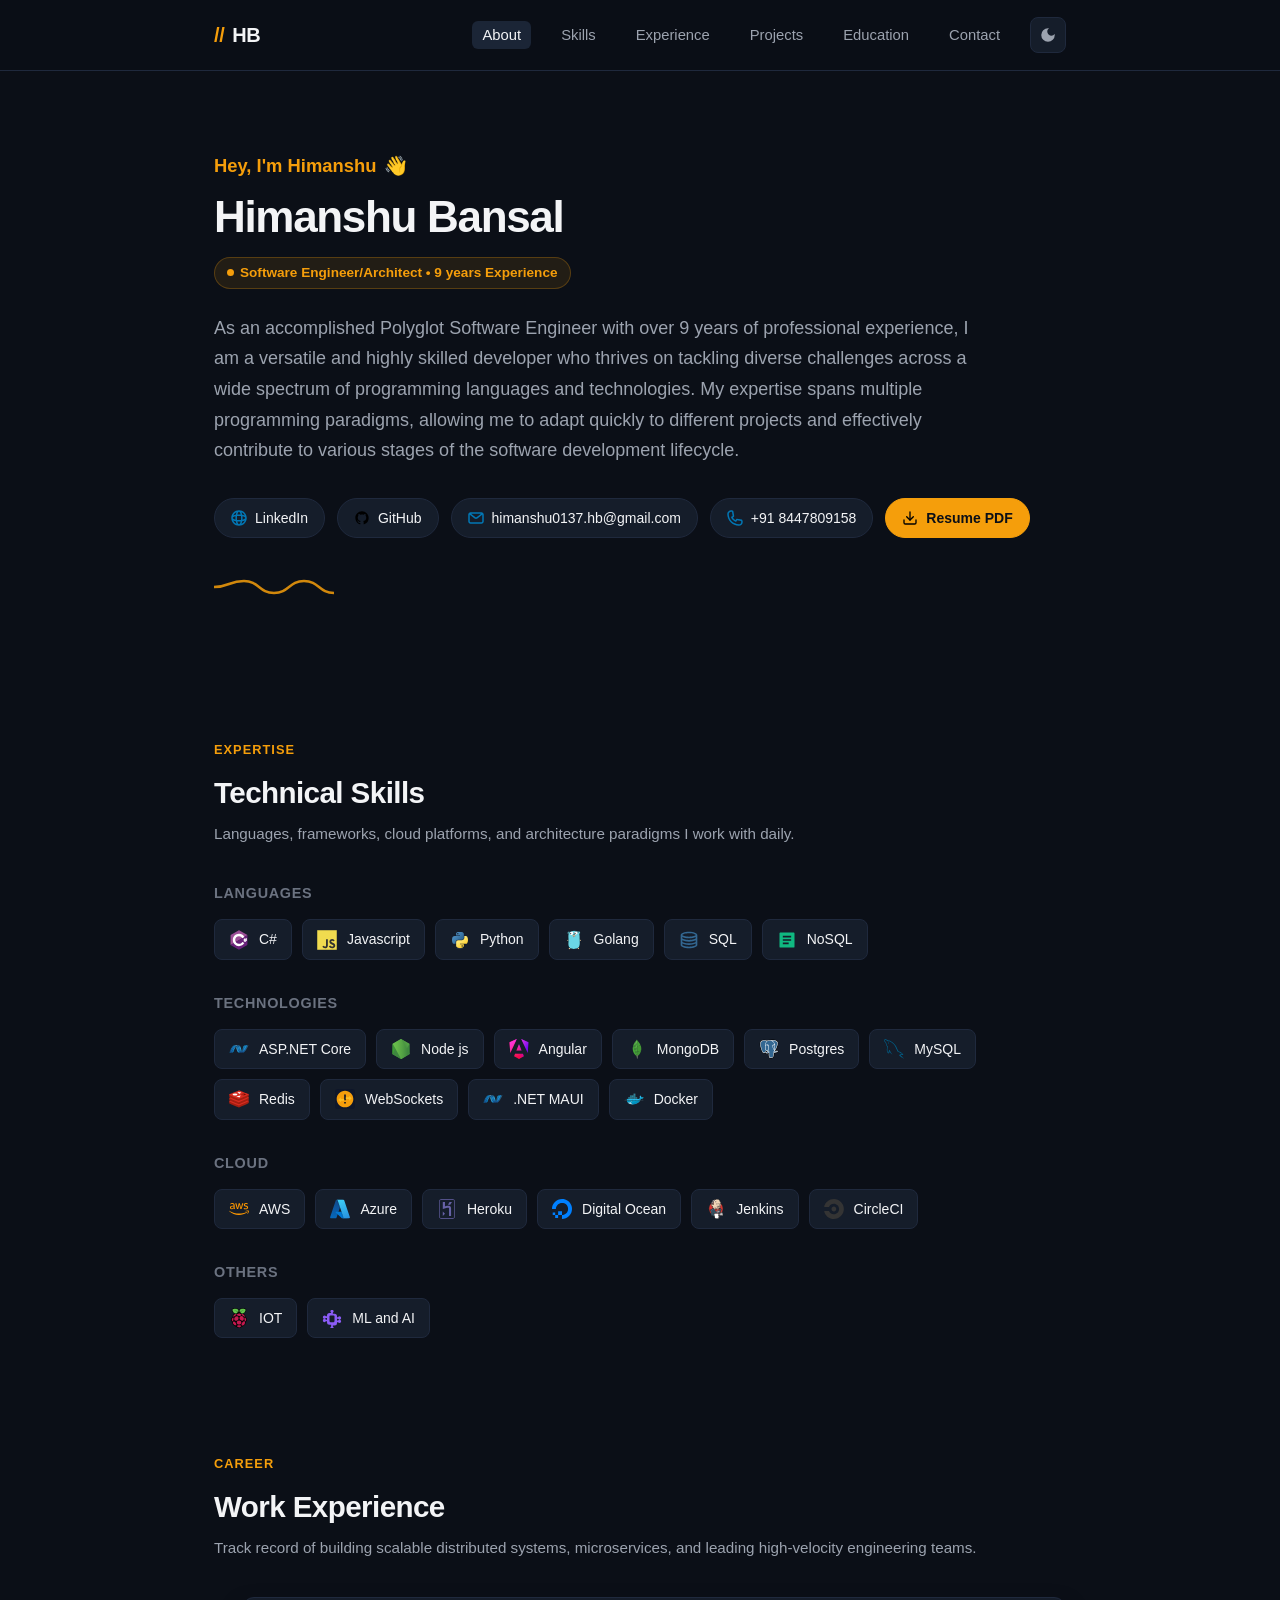
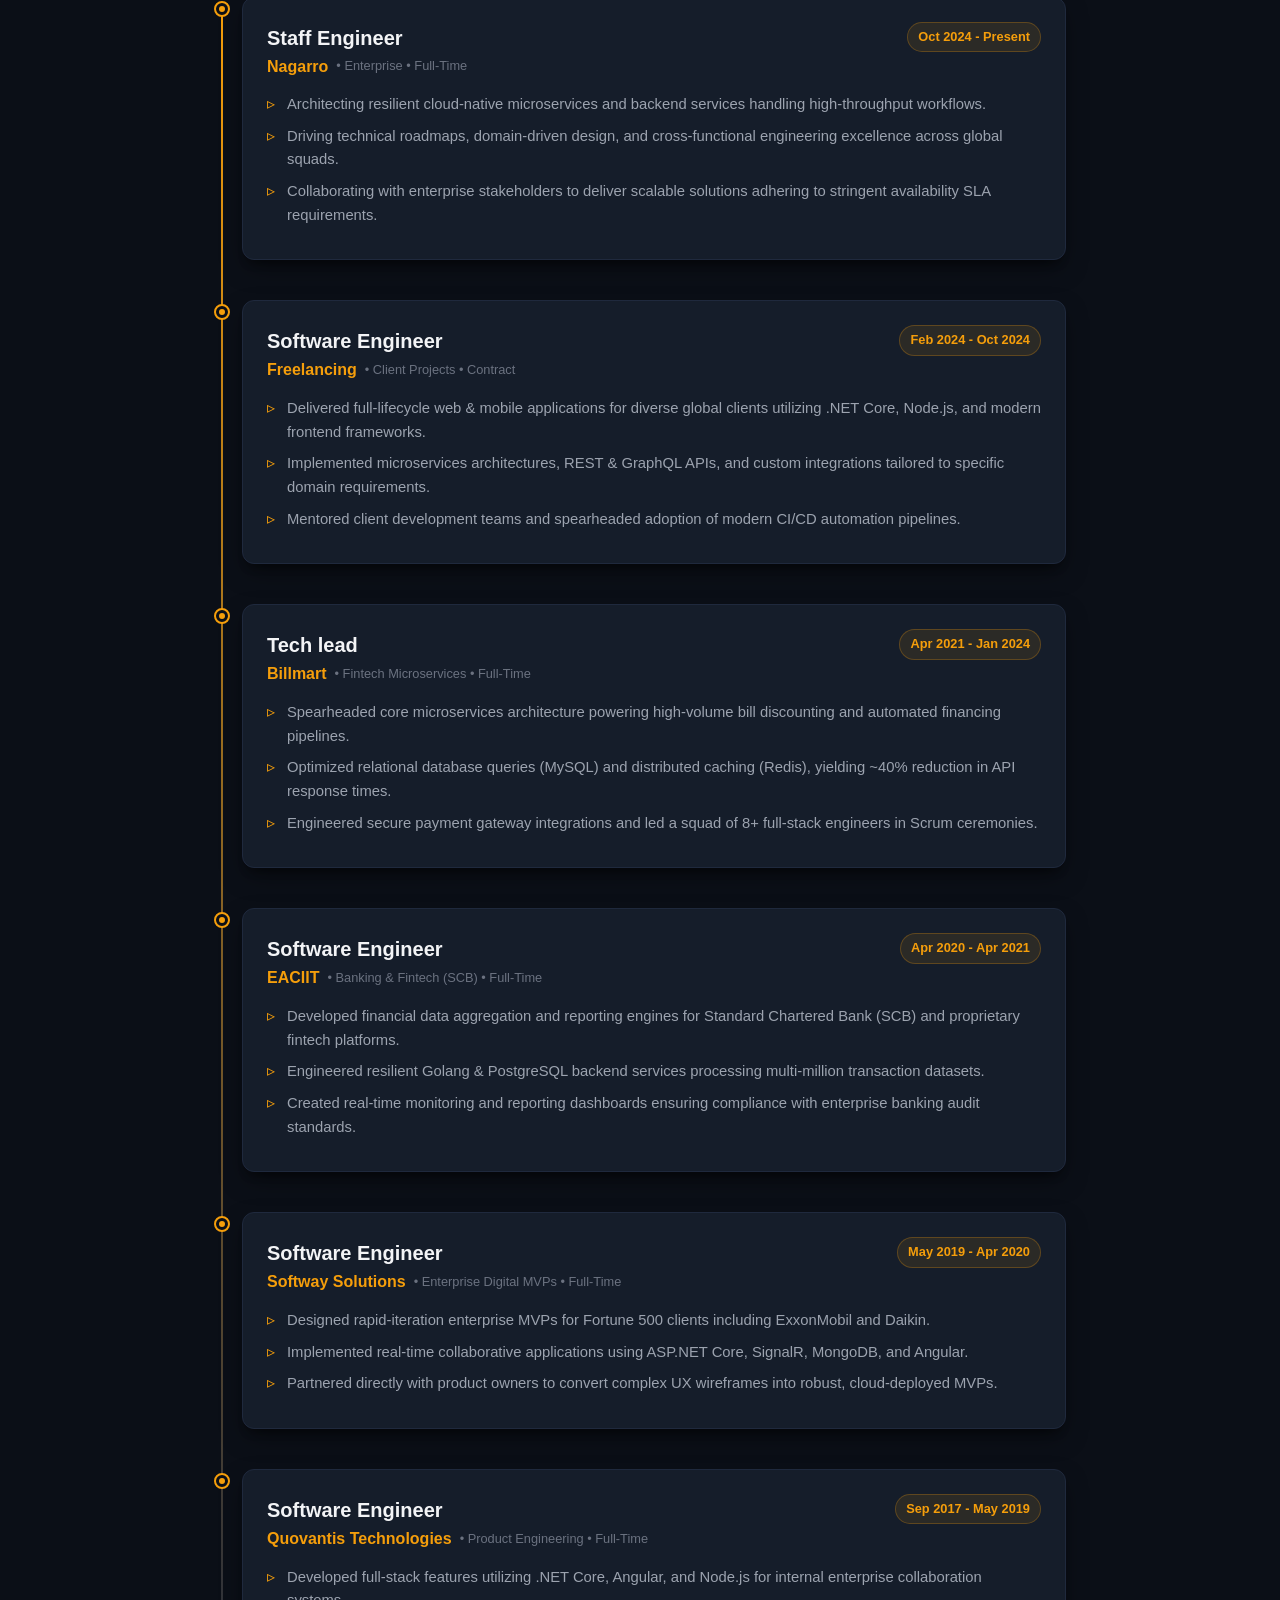
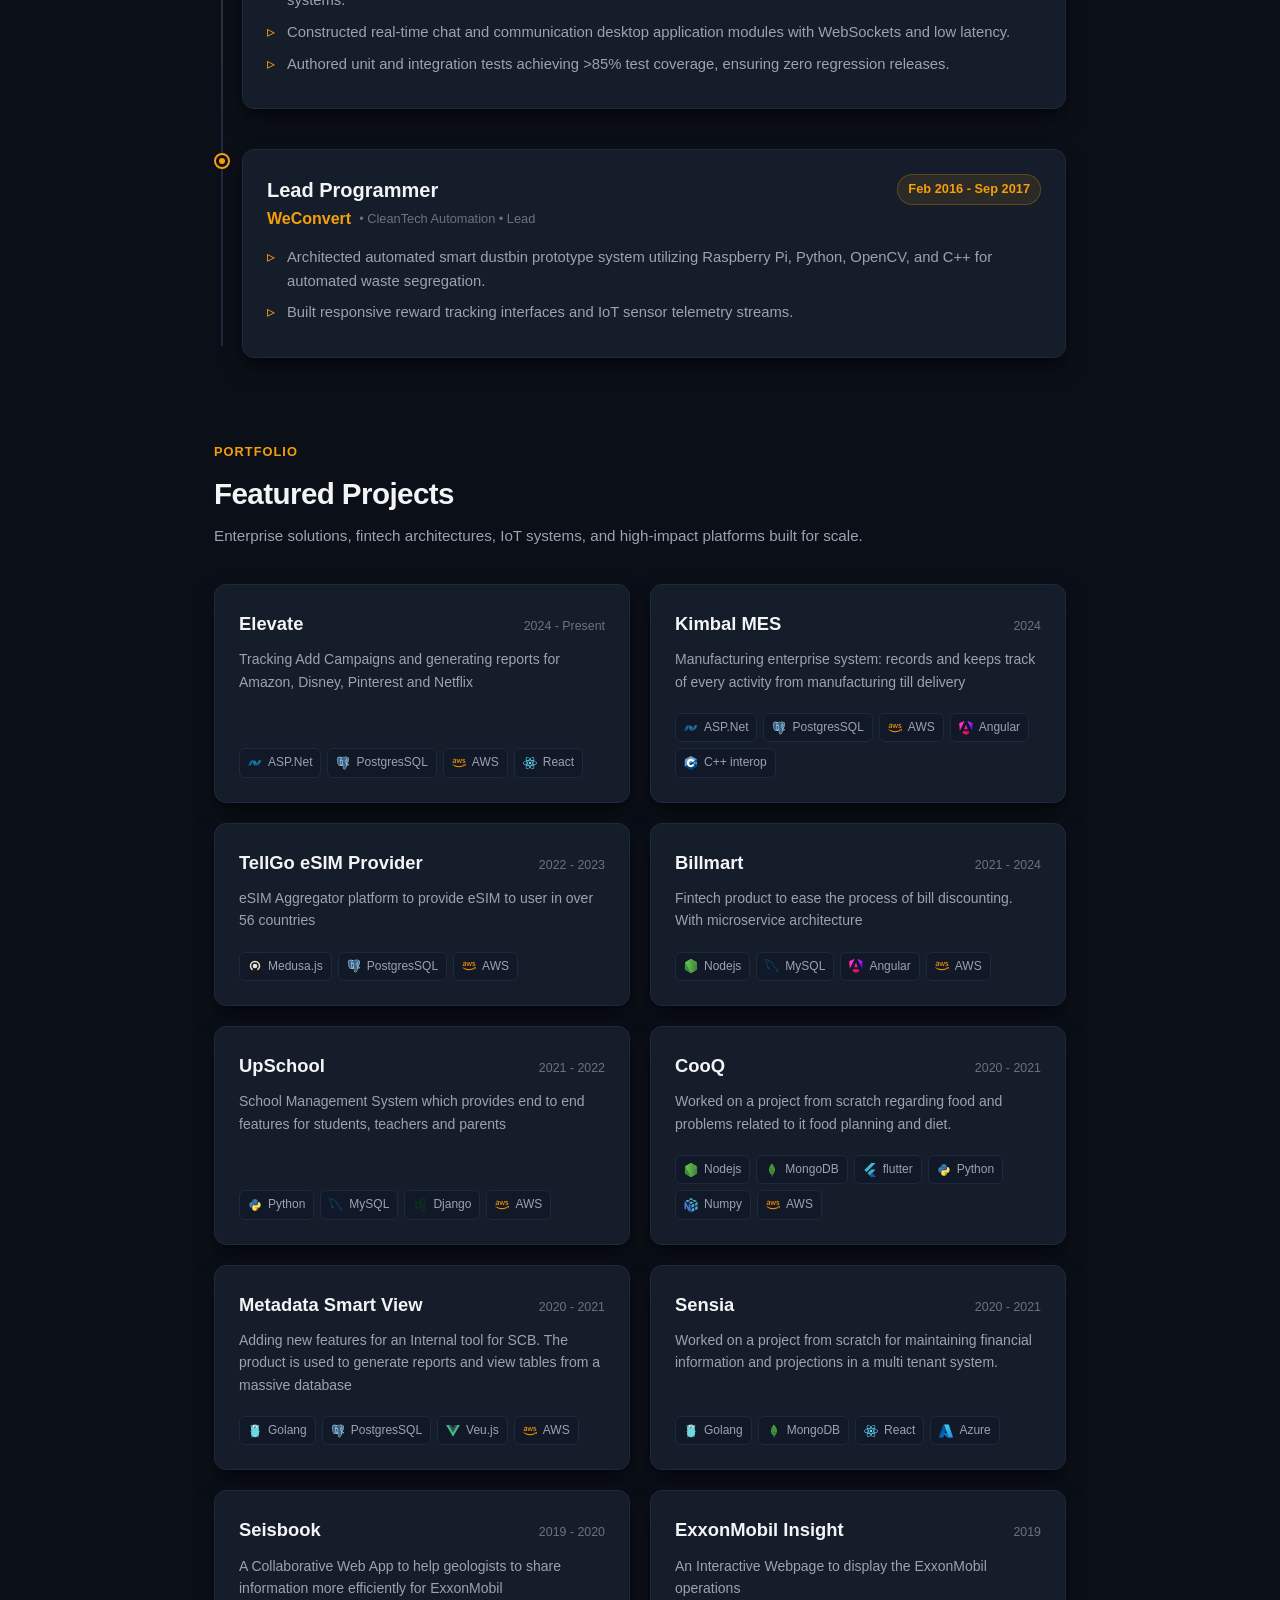
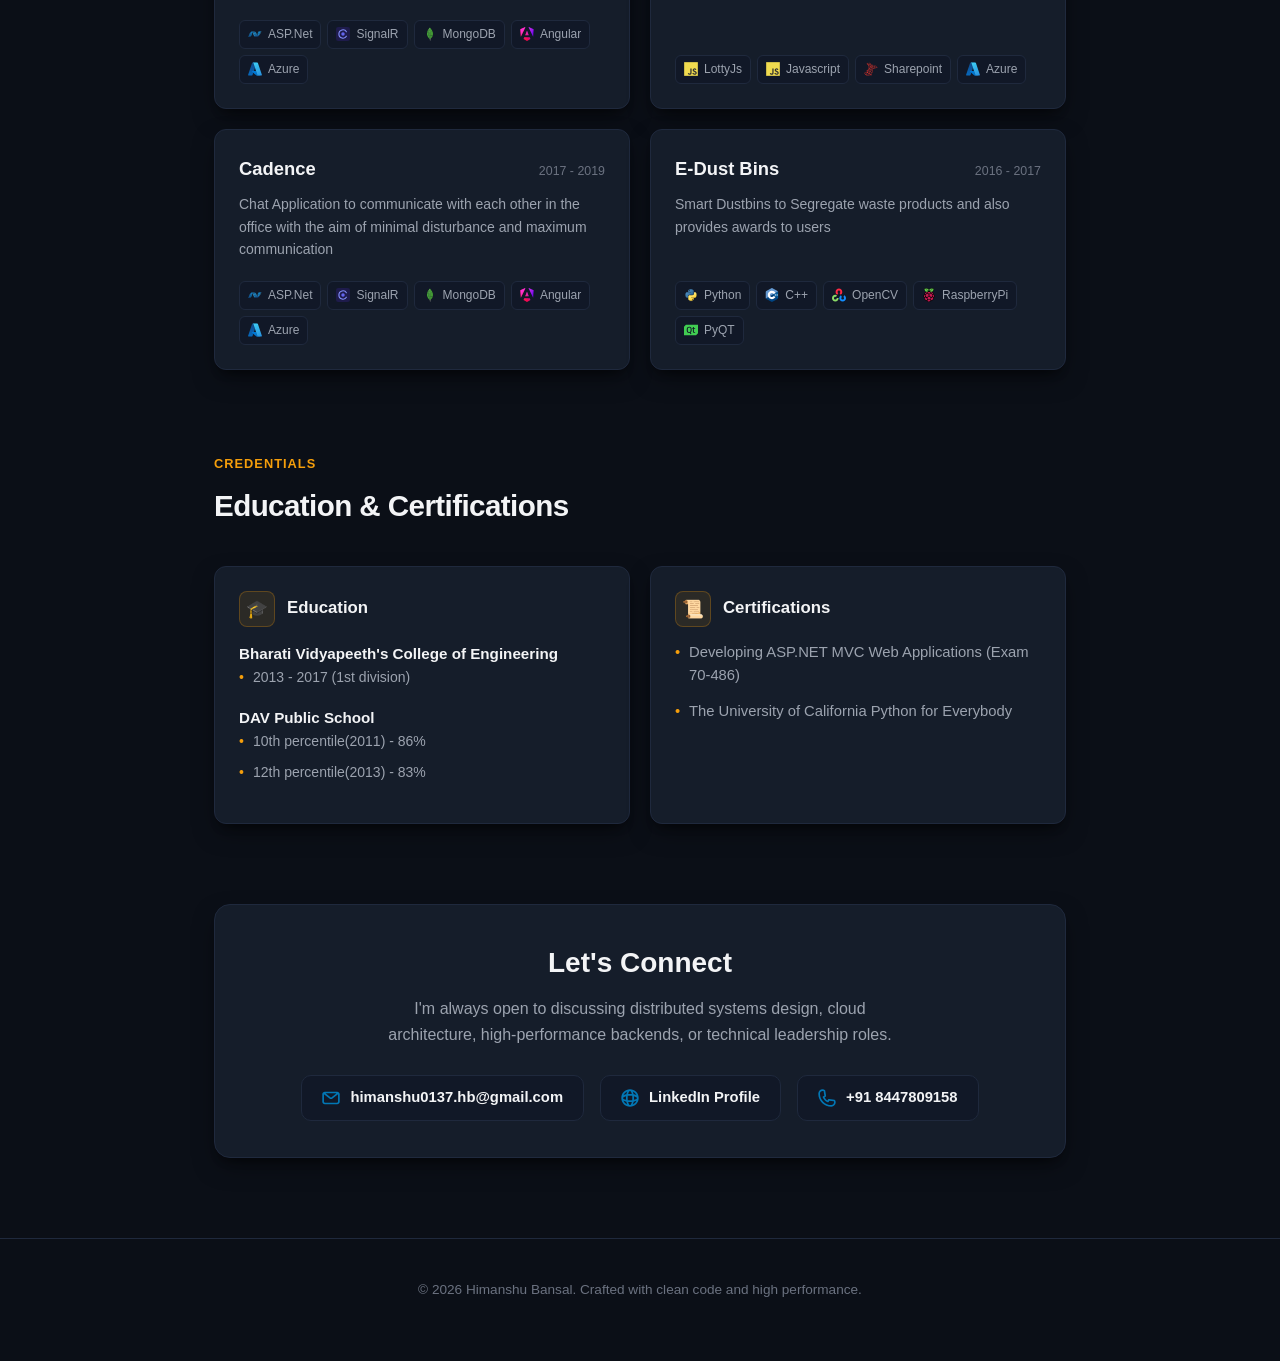
<file: portfolio.html>
<!DOCTYPE html>
<html lang="en" data-theme="dark">
<head>
  <meta charset="UTF-8">
  <meta name="viewport" content="width=device-width, initial-scale=1.0">
  <title>Himanshu Bansal - Software Engineer/Architect | Portfolio</title>
  <meta name="description" content="Himanshu Bansal - Staff Engineer & Solutions Architect with 9 years of experience building high-scale distributed systems and enterprise software.">
  <link rel="stylesheet" href="portfolio_style.css">
</head>
<body>

  <!-- Sticky Top Navigation -->
  <header class="site-header">
    <div class="container nav-container">
      <a href="#about" class="nav-logo">
        <span class="slash">//</span> HB
      </a>
      <nav>
        <ul class="nav-menu">
          <li><a href="#about" class="nav-link active">About</a></li>
          <li><a href="#skills" class="nav-link">Skills</a></li>
          <li><a href="#experience" class="nav-link">Experience</a></li>
          <li><a href="#projects" class="nav-link">Projects</a></li>
          <li><a href="#education" class="nav-link">Education</a></li>
          <li><a href="#contact" class="nav-link">Contact</a></li>
          <li>
            <button class="theme-toggle" id="themeToggle" aria-label="Toggle Dark/Light Mode" title="Toggle Theme">
              <svg id="themeIcon" viewBox="0 0 24 24" width="18" height="18" fill="currentColor">
                <path d="M12 3a9 9 0 1 0 9 9c0-.46-.04-.92-.1-1.36a5.389 5.389 0 0 1-4.4 2.26 5.403 5.403 0 0 1-3.14-9.8c-.44-.06-.9-.1-1.36-.1z"/>
              </svg>
            </button>
          </li>
        </ul>
      </nav>
    </div>
  </header>

  <main class="container">
    <!-- Hero / Intro Section -->
    <section id="about" class="hero-section">
      <div class="hero-greeting">
        Hey, I'm Himanshu <span class="wave-emoji">👋</span>
      </div>
      <h1 class="hero-title">Himanshu Bansal</h1>
      <div class="hero-badge">
        Software Engineer/Architect • 9 years Experience
      </div>
      <p class="hero-bio">
        As an accomplished Polyglot Software Engineer with over 9 years of professional experience, I am a versatile and highly skilled developer who thrives on tackling diverse challenges across a wide spectrum of programming languages and technologies. My expertise spans multiple programming paradigms, allowing me to adapt quickly to different projects and effectively contribute to various stages of the software development lifecycle.
      </p>

      <div class="social-pills">
        <a href="https://www.linkedin.com/in/himanshu0137" target="_blank" rel="noopener noreferrer" class="social-pill">
          <img src="images/linkedin-icon.svg" alt="LinkedIn" class="pill-icon">
          <span>LinkedIn</span>
        </a>
        <a href="https://github.com/himanshu0137" target="_blank" rel="noopener noreferrer" class="social-pill">
          <img src="images/github-icon.svg" alt="GitHub" class="pill-icon">
          <span>GitHub</span>
        </a>
        <a href="mailto:himanshu0137.hb@gmail.com" class="social-pill">
          <img src="images/mail-icon.svg" alt="Email" class="pill-icon">
          <span>himanshu0137.hb@gmail.com</span>
        </a>
        <a href="tel:8447809158" class="social-pill">
          <img src="images/phone-icon.svg" alt="Phone" class="pill-icon">
          <span>+91 8447809158</span>
        </a>
        <a href="resume.pdf" download="Himanshu_Bansal_Resume.pdf" class="social-pill primary">
          <img src="images/download-icon.svg" alt="Resume PDF" class="pill-icon">
          <span>Resume PDF</span>
        </a>
      </div>

      <!-- Signature Amber Wavy Divider -->
      <div class="wave-divider">
        <svg class="wave-svg" viewBox="0 0 120 18" fill="none" xmlns="http://www.w3.org/2000/svg">
          <path d="M0 9C15 9 15 3 30 3C45 3 45 15 60 15C75 15 75 3 90 3C105 3 105 15 120 15" stroke="currentColor" stroke-width="2.5" stroke-linecap="round"/>
        </svg>
      </div>
    </section>

    <!-- Technical Skills Section -->
    <section id="skills" class="section">
      <div class="section-header">
        <span class="section-tag">Expertise</span>
        <h2 class="section-title">Technical Skills</h2>
        <p class="section-desc">Languages, frameworks, cloud platforms, and architecture paradigms I work with daily.</p>
      </div>

      <div class="skills-category">
        <h3 class="category-name">Languages</h3>
        <div class="skills-grid">
          <div class="skill-card">
            <img src="images/tech/csharp.svg" alt="C#" class="skill-icon" loading="lazy">
            <span>C#</span>
          </div>
          <div class="skill-card">
            <img src="images/tech/javascript.svg" alt="Javascript" class="skill-icon" loading="lazy">
            <span>Javascript</span>
          </div>
          <div class="skill-card">
            <img src="images/tech/python.svg" alt="Python" class="skill-icon" loading="lazy">
            <span>Python</span>
          </div>
          <div class="skill-card">
            <img src="images/tech/go.svg" alt="Golang" class="skill-icon" loading="lazy">
            <span>Golang</span>
          </div>
          <div class="skill-card">
            <img src="images/tech/sql.svg" alt="SQL" class="skill-icon" loading="lazy">
            <span>SQL</span>
          </div>
          <div class="skill-card">
            <img src="images/tech/nosql.svg" alt="NoSQL" class="skill-icon" loading="lazy">
            <span>NoSQL</span>
          </div>
        </div>
      </div>
      <div class="skills-category">
        <h3 class="category-name">Technologies</h3>
        <div class="skills-grid">
          <div class="skill-card">
            <img src="images/tech/dotnet.svg" alt="ASP.NET Core" class="skill-icon" loading="lazy">
            <span>ASP.NET Core</span>
          </div>
          <div class="skill-card">
            <img src="images/tech/nodejs.svg" alt="Node js" class="skill-icon" loading="lazy">
            <span>Node js</span>
          </div>
          <div class="skill-card">
            <img src="images/tech/angular.svg" alt="Angular" class="skill-icon" loading="lazy">
            <span>Angular</span>
          </div>
          <div class="skill-card">
            <img src="images/tech/mongodb.svg" alt="MongoDB" class="skill-icon" loading="lazy">
            <span>MongoDB</span>
          </div>
          <div class="skill-card">
            <img src="images/tech/postgresql.svg" alt="Postgres" class="skill-icon" loading="lazy">
            <span>Postgres</span>
          </div>
          <div class="skill-card">
            <img src="images/tech/mysql.svg" alt="MySQL" class="skill-icon" loading="lazy">
            <span>MySQL</span>
          </div>
          <div class="skill-card">
            <img src="images/tech/redis.svg" alt="Redis" class="skill-icon" loading="lazy">
            <span>Redis</span>
          </div>
          <div class="skill-card">
            <img src="images/tech/websocket.svg" alt="WebSockets" class="skill-icon" loading="lazy">
            <span>WebSockets</span>
          </div>
          <div class="skill-card">
            <img src="images/tech/dotnet.svg" alt=".NET MAUI" class="skill-icon" loading="lazy">
            <span>.NET MAUI</span>
          </div>
          <div class="skill-card">
            <img src="images/tech/docker.svg" alt="Docker" class="skill-icon" loading="lazy">
            <span>Docker</span>
          </div>
        </div>
      </div>
      <div class="skills-category">
        <h3 class="category-name">Cloud</h3>
        <div class="skills-grid">
          <div class="skill-card">
            <img src="images/tech/aws.svg" alt="AWS" class="skill-icon" loading="lazy">
            <span>AWS</span>
          </div>
          <div class="skill-card">
            <img src="images/tech/azure.svg" alt="Azure" class="skill-icon" loading="lazy">
            <span>Azure</span>
          </div>
          <div class="skill-card">
            <img src="images/tech/heroku.svg" alt="Heroku" class="skill-icon" loading="lazy">
            <span>Heroku</span>
          </div>
          <div class="skill-card">
            <img src="images/tech/digitalocean.svg" alt="Digital Ocean" class="skill-icon" loading="lazy">
            <span>Digital Ocean</span>
          </div>
          <div class="skill-card">
            <img src="images/tech/jenkins.svg" alt="Jenkins" class="skill-icon" loading="lazy">
            <span>Jenkins</span>
          </div>
          <div class="skill-card">
            <img src="images/tech/circleci.svg" alt="CircleCI" class="skill-icon" loading="lazy">
            <span>CircleCI</span>
          </div>
        </div>
      </div>
      <div class="skills-category">
        <h3 class="category-name">Others</h3>
        <div class="skills-grid">
          <div class="skill-card">
            <img src="images/tech/raspberrypi.svg" alt="IOT" class="skill-icon" loading="lazy">
            <span>IOT</span>
          </div>
          <div class="skill-card">
            <img src="images/tech/ai.svg" alt="ML and AI" class="skill-icon" loading="lazy">
            <span>ML and AI</span>
          </div>
        </div>
      </div>
    </section>

    <!-- Work Experience Timeline Section -->
    <section id="experience" class="section">
      <div class="section-header">
        <span class="section-tag">Career</span>
        <h2 class="section-title">Work Experience</h2>
        <p class="section-desc">Track record of building scalable distributed systems, microservices, and leading high-velocity engineering teams.</p>
      </div>

      <div class="timeline">
        <div class="timeline-item">
          <div class="timeline-node">
            <div class="timeline-dot"></div>
          </div>
          <div class="timeline-card">
            <div class="timeline-header">
              <div>
                <h3 class="role-title">Staff Engineer</h3>
                <div class="company-title">
                  <span>Nagarro</span>
                  <span class="company-meta">• Enterprise • Full-Time</span>
                </div>
              </div>
              <span class="period-badge">Oct 2024 - Present</span>
            </div>
            <ul class="timeline-bullets">
              <li>Architecting resilient cloud-native microservices and backend services handling high-throughput workflows.</li>
              <li>Driving technical roadmaps, domain-driven design, and cross-functional engineering excellence across global squads.</li>
              <li>Collaborating with enterprise stakeholders to deliver scalable solutions adhering to stringent availability SLA requirements.</li>
            </ul>
          </div>
        </div>
        <div class="timeline-item">
          <div class="timeline-node">
            <div class="timeline-dot"></div>
          </div>
          <div class="timeline-card">
            <div class="timeline-header">
              <div>
                <h3 class="role-title">Software Engineer</h3>
                <div class="company-title">
                  <span>Freelancing</span>
                  <span class="company-meta">• Client Projects • Contract</span>
                </div>
              </div>
              <span class="period-badge">Feb 2024 - Oct 2024</span>
            </div>
            <ul class="timeline-bullets">
              <li>Delivered full-lifecycle web &amp; mobile applications for diverse global clients utilizing .NET Core, Node.js, and modern frontend frameworks.</li>
              <li>Implemented microservices architectures, REST &amp; GraphQL APIs, and custom integrations tailored to specific domain requirements.</li>
              <li>Mentored client development teams and spearheaded adoption of modern CI/CD automation pipelines.</li>
            </ul>
          </div>
        </div>
        <div class="timeline-item">
          <div class="timeline-node">
            <div class="timeline-dot"></div>
          </div>
          <div class="timeline-card">
            <div class="timeline-header">
              <div>
                <h3 class="role-title">Tech lead</h3>
                <div class="company-title">
                  <span>Billmart</span>
                  <span class="company-meta">• Fintech Microservices • Full-Time</span>
                </div>
              </div>
              <span class="period-badge">Apr 2021 - Jan 2024</span>
            </div>
            <ul class="timeline-bullets">
              <li>Spearheaded core microservices architecture powering high-volume bill discounting and automated financing pipelines.</li>
              <li>Optimized relational database queries (MySQL) and distributed caching (Redis), yielding ~40% reduction in API response times.</li>
              <li>Engineered secure payment gateway integrations and led a squad of 8+ full-stack engineers in Scrum ceremonies.</li>
            </ul>
          </div>
        </div>
        <div class="timeline-item">
          <div class="timeline-node">
            <div class="timeline-dot"></div>
          </div>
          <div class="timeline-card">
            <div class="timeline-header">
              <div>
                <h3 class="role-title">Software Engineer</h3>
                <div class="company-title">
                  <span>EACIIT</span>
                  <span class="company-meta">• Banking &amp; Fintech (SCB) • Full-Time</span>
                </div>
              </div>
              <span class="period-badge">Apr 2020 - Apr 2021</span>
            </div>
            <ul class="timeline-bullets">
              <li>Developed financial data aggregation and reporting engines for Standard Chartered Bank (SCB) and proprietary fintech platforms.</li>
              <li>Engineered resilient Golang &amp; PostgreSQL backend services processing multi-million transaction datasets.</li>
              <li>Created real-time monitoring and reporting dashboards ensuring compliance with enterprise banking audit standards.</li>
            </ul>
          </div>
        </div>
        <div class="timeline-item">
          <div class="timeline-node">
            <div class="timeline-dot"></div>
          </div>
          <div class="timeline-card">
            <div class="timeline-header">
              <div>
                <h3 class="role-title">Software Engineer</h3>
                <div class="company-title">
                  <span>Softway Solutions</span>
                  <span class="company-meta">• Enterprise Digital MVPs • Full-Time</span>
                </div>
              </div>
              <span class="period-badge">May 2019 - Apr 2020</span>
            </div>
            <ul class="timeline-bullets">
              <li>Designed rapid-iteration enterprise MVPs for Fortune 500 clients including ExxonMobil and Daikin.</li>
              <li>Implemented real-time collaborative applications using ASP.NET Core, SignalR, MongoDB, and Angular.</li>
              <li>Partnered directly with product owners to convert complex UX wireframes into robust, cloud-deployed MVPs.</li>
            </ul>
          </div>
        </div>
        <div class="timeline-item">
          <div class="timeline-node">
            <div class="timeline-dot"></div>
          </div>
          <div class="timeline-card">
            <div class="timeline-header">
              <div>
                <h3 class="role-title">Software Engineer</h3>
                <div class="company-title">
                  <span>Quovantis Technologies</span>
                  <span class="company-meta">• Product Engineering • Full-Time</span>
                </div>
              </div>
              <span class="period-badge">Sep 2017 - May 2019</span>
            </div>
            <ul class="timeline-bullets">
              <li>Developed full-stack features utilizing .NET Core, Angular, and Node.js for internal enterprise collaboration systems.</li>
              <li>Constructed real-time chat and communication desktop application modules with WebSockets and low latency.</li>
              <li>Authored unit and integration tests achieving &gt;85% test coverage, ensuring zero regression releases.</li>
            </ul>
          </div>
        </div>
        <div class="timeline-item">
          <div class="timeline-node">
            <div class="timeline-dot"></div>
          </div>
          <div class="timeline-card">
            <div class="timeline-header">
              <div>
                <h3 class="role-title">Lead Programmer</h3>
                <div class="company-title">
                  <span>WeConvert</span>
                  <span class="company-meta">• CleanTech Automation • Lead</span>
                </div>
              </div>
              <span class="period-badge">Feb 2016 - Sep 2017</span>
            </div>
            <ul class="timeline-bullets">
              <li>Architected automated smart dustbin prototype system utilizing Raspberry Pi, Python, OpenCV, and C++ for automated waste segregation.</li>
              <li>Built responsive reward tracking interfaces and IoT sensor telemetry streams.</li>
            </ul>
          </div>
        </div>
      </div>
    </section>

    <!-- Featured Projects Grid -->
    <section id="projects" class="section">
      <div class="section-header">
        <span class="section-tag">Portfolio</span>
        <h2 class="section-title">Featured Projects</h2>
        <p class="section-desc">Enterprise solutions, fintech architectures, IoT systems, and high-impact platforms built for scale.</p>
      </div>

      <div class="projects-grid">
        <div class="project-card">
          <div>
            <div class="project-card-header">
              <h3 class="project-title">Elevate</h3>
              <span class="project-period">2024 - Present</span>
            </div>
            <p class="project-desc">Tracking Add Campaigns and generating reports for Amazon, Disney, Pinterest and Netflix</p>
          </div>
          <div class="project-tech-list">
            <span class="project-tech-item">
              <img src="images/tech/dotnet.svg" alt="ASP.Net" class="tech-icon-sm" loading="lazy">
              <span>ASP.Net</span>
            </span>
            <span class="project-tech-item">
              <img src="images/tech/postgresql.svg" alt="PostgresSQL" class="tech-icon-sm" loading="lazy">
              <span>PostgresSQL</span>
            </span>
            <span class="project-tech-item">
              <img src="images/tech/aws.svg" alt="AWS" class="tech-icon-sm" loading="lazy">
              <span>AWS</span>
            </span>
            <span class="project-tech-item">
              <img src="images/tech/react.svg" alt="React" class="tech-icon-sm" loading="lazy">
              <span>React</span>
            </span>
          </div>
        </div>
        <div class="project-card">
          <div>
            <div class="project-card-header">
              <h3 class="project-title">Kimbal MES</h3>
              <span class="project-period">2024</span>
            </div>
            <p class="project-desc">Manufacturing enterprise system: records and keeps track of every activity from manufacturing till delivery</p>
          </div>
          <div class="project-tech-list">
            <span class="project-tech-item">
              <img src="images/tech/dotnet.svg" alt="ASP.Net" class="tech-icon-sm" loading="lazy">
              <span>ASP.Net</span>
            </span>
            <span class="project-tech-item">
              <img src="images/tech/postgresql.svg" alt="PostgresSQL" class="tech-icon-sm" loading="lazy">
              <span>PostgresSQL</span>
            </span>
            <span class="project-tech-item">
              <img src="images/tech/aws.svg" alt="AWS" class="tech-icon-sm" loading="lazy">
              <span>AWS</span>
            </span>
            <span class="project-tech-item">
              <img src="images/tech/angular.svg" alt="Angular" class="tech-icon-sm" loading="lazy">
              <span>Angular</span>
            </span>
            <span class="project-tech-item">
              <img src="images/tech/cplusplus.svg" alt="C++ interop" class="tech-icon-sm" loading="lazy">
              <span>C++ interop</span>
            </span>
          </div>
        </div>
        <div class="project-card">
          <div>
            <div class="project-card-header">
              <h3 class="project-title">TellGo eSIM Provider</h3>
              <span class="project-period">2022 - 2023</span>
            </div>
            <p class="project-desc">eSIM Aggregator platform to provide eSIM to user in over 56 countries</p>
          </div>
          <div class="project-tech-list">
            <span class="project-tech-item">
              <img src="images/tech/medusa.svg" alt="Medusa.js" class="tech-icon-sm" loading="lazy">
              <span>Medusa.js</span>
            </span>
            <span class="project-tech-item">
              <img src="images/tech/postgresql.svg" alt="PostgresSQL" class="tech-icon-sm" loading="lazy">
              <span>PostgresSQL</span>
            </span>
            <span class="project-tech-item">
              <img src="images/tech/aws.svg" alt="AWS" class="tech-icon-sm" loading="lazy">
              <span>AWS</span>
            </span>
          </div>
        </div>
        <div class="project-card">
          <div>
            <div class="project-card-header">
              <h3 class="project-title">Billmart</h3>
              <span class="project-period">2021 - 2024</span>
            </div>
            <p class="project-desc">Fintech product to ease the process of bill discounting. With microservice architecture</p>
          </div>
          <div class="project-tech-list">
            <span class="project-tech-item">
              <img src="images/tech/nodejs.svg" alt="Nodejs" class="tech-icon-sm" loading="lazy">
              <span>Nodejs</span>
            </span>
            <span class="project-tech-item">
              <img src="images/tech/mysql.svg" alt="MySQL" class="tech-icon-sm" loading="lazy">
              <span>MySQL</span>
            </span>
            <span class="project-tech-item">
              <img src="images/tech/angular.svg" alt="Angular" class="tech-icon-sm" loading="lazy">
              <span>Angular</span>
            </span>
            <span class="project-tech-item">
              <img src="images/tech/aws.svg" alt="AWS" class="tech-icon-sm" loading="lazy">
              <span>AWS</span>
            </span>
          </div>
        </div>
        <div class="project-card">
          <div>
            <div class="project-card-header">
              <h3 class="project-title">UpSchool</h3>
              <span class="project-period">2021 - 2022</span>
            </div>
            <p class="project-desc">School Management System which provides end to end features for students, teachers and parents</p>
          </div>
          <div class="project-tech-list">
            <span class="project-tech-item">
              <img src="images/tech/python.svg" alt="Python" class="tech-icon-sm" loading="lazy">
              <span>Python</span>
            </span>
            <span class="project-tech-item">
              <img src="images/tech/mysql.svg" alt="MySQL" class="tech-icon-sm" loading="lazy">
              <span>MySQL</span>
            </span>
            <span class="project-tech-item">
              <img src="images/tech/django.svg" alt="Django" class="tech-icon-sm" loading="lazy">
              <span>Django</span>
            </span>
            <span class="project-tech-item">
              <img src="images/tech/aws.svg" alt="AWS" class="tech-icon-sm" loading="lazy">
              <span>AWS</span>
            </span>
          </div>
        </div>
        <div class="project-card">
          <div>
            <div class="project-card-header">
              <h3 class="project-title">CooQ</h3>
              <span class="project-period">2020 - 2021</span>
            </div>
            <p class="project-desc">Worked on a project from scratch regarding food and problems related to it food planning and diet.</p>
          </div>
          <div class="project-tech-list">
            <span class="project-tech-item">
              <img src="images/tech/nodejs.svg" alt="Nodejs" class="tech-icon-sm" loading="lazy">
              <span>Nodejs</span>
            </span>
            <span class="project-tech-item">
              <img src="images/tech/mongodb.svg" alt="MongoDB" class="tech-icon-sm" loading="lazy">
              <span>MongoDB</span>
            </span>
            <span class="project-tech-item">
              <img src="images/tech/flutter.svg" alt="flutter" class="tech-icon-sm" loading="lazy">
              <span>flutter</span>
            </span>
            <span class="project-tech-item">
              <img src="images/tech/python.svg" alt="Python" class="tech-icon-sm" loading="lazy">
              <span>Python</span>
            </span>
            <span class="project-tech-item">
              <img src="images/tech/numpy.svg" alt="Numpy" class="tech-icon-sm" loading="lazy">
              <span>Numpy</span>
            </span>
            <span class="project-tech-item">
              <img src="images/tech/aws.svg" alt="AWS" class="tech-icon-sm" loading="lazy">
              <span>AWS</span>
            </span>
          </div>
        </div>
        <div class="project-card">
          <div>
            <div class="project-card-header">
              <h3 class="project-title">Metadata Smart View</h3>
              <span class="project-period">2020 - 2021</span>
            </div>
            <p class="project-desc">Adding new features for an Internal tool for SCB. The product is used to generate reports and view tables from a massive database</p>
          </div>
          <div class="project-tech-list">
            <span class="project-tech-item">
              <img src="images/tech/go.svg" alt="Golang" class="tech-icon-sm" loading="lazy">
              <span>Golang</span>
            </span>
            <span class="project-tech-item">
              <img src="images/tech/postgresql.svg" alt="PostgresSQL" class="tech-icon-sm" loading="lazy">
              <span>PostgresSQL</span>
            </span>
            <span class="project-tech-item">
              <img src="images/tech/vue.svg" alt="Veu.js" class="tech-icon-sm" loading="lazy">
              <span>Veu.js</span>
            </span>
            <span class="project-tech-item">
              <img src="images/tech/aws.svg" alt="AWS" class="tech-icon-sm" loading="lazy">
              <span>AWS</span>
            </span>
          </div>
        </div>
        <div class="project-card">
          <div>
            <div class="project-card-header">
              <h3 class="project-title">Sensia</h3>
              <span class="project-period">2020 - 2021</span>
            </div>
            <p class="project-desc">Worked on a project from scratch for maintaining financial information and projections in a multi tenant system.</p>
          </div>
          <div class="project-tech-list">
            <span class="project-tech-item">
              <img src="images/tech/go.svg" alt="Golang" class="tech-icon-sm" loading="lazy">
              <span>Golang</span>
            </span>
            <span class="project-tech-item">
              <img src="images/tech/mongodb.svg" alt="MongoDB" class="tech-icon-sm" loading="lazy">
              <span>MongoDB</span>
            </span>
            <span class="project-tech-item">
              <img src="images/tech/react.svg" alt="React" class="tech-icon-sm" loading="lazy">
              <span>React</span>
            </span>
            <span class="project-tech-item">
              <img src="images/tech/azure.svg" alt="Azure" class="tech-icon-sm" loading="lazy">
              <span>Azure</span>
            </span>
          </div>
        </div>
        <div class="project-card">
          <div>
            <div class="project-card-header">
              <h3 class="project-title">Seisbook</h3>
              <span class="project-period">2019 - 2020</span>
            </div>
            <p class="project-desc">A Collaborative Web App to help geologists to share information more efficiently for ExxonMobil</p>
          </div>
          <div class="project-tech-list">
            <span class="project-tech-item">
              <img src="images/tech/dotnet.svg" alt="ASP.Net" class="tech-icon-sm" loading="lazy">
              <span>ASP.Net</span>
            </span>
            <span class="project-tech-item">
              <img src="images/tech/signalr.svg" alt="SignalR" class="tech-icon-sm" loading="lazy">
              <span>SignalR</span>
            </span>
            <span class="project-tech-item">
              <img src="images/tech/mongodb.svg" alt="MongoDB" class="tech-icon-sm" loading="lazy">
              <span>MongoDB</span>
            </span>
            <span class="project-tech-item">
              <img src="images/tech/angular.svg" alt="Angular" class="tech-icon-sm" loading="lazy">
              <span>Angular</span>
            </span>
            <span class="project-tech-item">
              <img src="images/tech/azure.svg" alt="Azure" class="tech-icon-sm" loading="lazy">
              <span>Azure</span>
            </span>
          </div>
        </div>
        <div class="project-card">
          <div>
            <div class="project-card-header">
              <h3 class="project-title">ExxonMobil Insight</h3>
              <span class="project-period">2019</span>
            </div>
            <p class="project-desc">An Interactive Webpage to display the ExxonMobil operations</p>
          </div>
          <div class="project-tech-list">
            <span class="project-tech-item">
              <img src="images/tech/javascript.svg" alt="LottyJs" class="tech-icon-sm" loading="lazy">
              <span>LottyJs</span>
            </span>
            <span class="project-tech-item">
              <img src="images/tech/javascript.svg" alt="Javascript" class="tech-icon-sm" loading="lazy">
              <span>Javascript</span>
            </span>
            <span class="project-tech-item">
              <img src="images/tech/sharepoint.svg" alt="Sharepoint" class="tech-icon-sm" loading="lazy">
              <span>Sharepoint</span>
            </span>
            <span class="project-tech-item">
              <img src="images/tech/azure.svg" alt="Azure" class="tech-icon-sm" loading="lazy">
              <span>Azure</span>
            </span>
          </div>
        </div>
        <div class="project-card">
          <div>
            <div class="project-card-header">
              <h3 class="project-title">Cadence</h3>
              <span class="project-period">2017 - 2019</span>
            </div>
            <p class="project-desc">Chat Application to communicate with each other in the office with the aim of minimal disturbance and maximum communication</p>
          </div>
          <div class="project-tech-list">
            <span class="project-tech-item">
              <img src="images/tech/dotnet.svg" alt="ASP.Net" class="tech-icon-sm" loading="lazy">
              <span>ASP.Net</span>
            </span>
            <span class="project-tech-item">
              <img src="images/tech/signalr.svg" alt="SignalR" class="tech-icon-sm" loading="lazy">
              <span>SignalR</span>
            </span>
            <span class="project-tech-item">
              <img src="images/tech/mongodb.svg" alt="MongoDB" class="tech-icon-sm" loading="lazy">
              <span>MongoDB</span>
            </span>
            <span class="project-tech-item">
              <img src="images/tech/angular.svg" alt="Angular" class="tech-icon-sm" loading="lazy">
              <span>Angular</span>
            </span>
            <span class="project-tech-item">
              <img src="images/tech/azure.svg" alt="Azure" class="tech-icon-sm" loading="lazy">
              <span>Azure</span>
            </span>
          </div>
        </div>
        <div class="project-card">
          <div>
            <div class="project-card-header">
              <h3 class="project-title">E-Dust Bins</h3>
              <span class="project-period">2016 - 2017</span>
            </div>
            <p class="project-desc">Smart Dustbins to Segregate waste products and also provides awards to users</p>
          </div>
          <div class="project-tech-list">
            <span class="project-tech-item">
              <img src="images/tech/python.svg" alt="Python" class="tech-icon-sm" loading="lazy">
              <span>Python</span>
            </span>
            <span class="project-tech-item">
              <img src="images/tech/cplusplus.svg" alt="C++" class="tech-icon-sm" loading="lazy">
              <span>C++</span>
            </span>
            <span class="project-tech-item">
              <img src="images/tech/opencv.svg" alt="OpenCV" class="tech-icon-sm" loading="lazy">
              <span>OpenCV</span>
            </span>
            <span class="project-tech-item">
              <img src="images/tech/raspberrypi.svg" alt="RaspberryPi" class="tech-icon-sm" loading="lazy">
              <span>RaspberryPi</span>
            </span>
            <span class="project-tech-item">
              <img src="images/tech/qt.svg" alt="PyQT" class="tech-icon-sm" loading="lazy">
              <span>PyQT</span>
            </span>
          </div>
        </div>
      </div>
    </section>

    <!-- Education & Certifications -->
    <section id="education" class="section">
      <div class="section-header">
        <span class="section-tag">Credentials</span>
        <h2 class="section-title">Education & Certifications</h2>
      </div>

      <div class="credentials-grid">
        <!-- Education Card -->
        <div class="credential-card">
          <div class="credential-header">
            <div class="credential-icon-box">🎓</div>
            <h3 class="credential-title">Education</h3>
          </div>
          <div>
            <div style="margin-bottom: 16px;">
              <strong style="color: var(--text-primary); font-size: 0.95rem;">Bharati Vidyapeeth&#x27;s College of Engineering</strong>
              <div class="credential-item">2013 - 2017 (1st division)</div>
            </div>
            <div style="margin-bottom: 16px;">
              <strong style="color: var(--text-primary); font-size: 0.95rem;">DAV Public School</strong>
              <div class="credential-item">10th percentile(2011) - 86%</div>
              <div class="credential-item">12th percentile(2013) - 83%</div>
            </div>
          </div>
        </div>

        <!-- Certifications Card -->
        <div class="credential-card">
          <div class="credential-header">
            <div class="credential-icon-box">📜</div>
            <h3 class="credential-title">Certifications</h3>
          </div>
          <div>
            <div class="credential-item" style="font-size: 0.925rem; font-weight: 500; margin-bottom: 12px;">
              Developing ASP.NET MVC Web Applications (Exam 70-486)
            </div>
            <div class="credential-item" style="font-size: 0.925rem; font-weight: 500; margin-bottom: 12px;">
              The University of California Python for Everybody
            </div>
          </div>
        </div>
      </div>
    </section>

    <!-- Contact / Get in Touch -->
    <section id="contact" class="section">
      <div class="contact-card">
        <h2 class="contact-title">Let's Connect</h2>
        <p class="contact-desc">
          I'm always open to discussing distributed systems design, cloud architecture, high-performance backends, or technical leadership roles.
        </p>
        <div class="contact-channels">
          <a href="mailto:himanshu0137.hb@gmail.com" class="channel-btn">
            <img src="images/mail-icon.svg" alt="Email" class="channel-icon">
            <span>himanshu0137.hb@gmail.com</span>
          </a>
          <a href="https://www.linkedin.com/in/himanshu0137" target="_blank" rel="noopener noreferrer" class="channel-btn">
            <img src="images/linkedin-icon.svg" alt="LinkedIn" class="channel-icon">
            <span>LinkedIn Profile</span>
          </a>
          <a href="tel:8447809158" class="channel-btn">
            <img src="images/phone-icon.svg" alt="Phone" class="channel-icon">
            <span>+91 8447809158</span>
          </a>
        </div>
      </div>
    </section>
  </main>

  <!-- Footer -->
  <footer class="site-footer">
    <div class="container">
      <p>© 2026 Himanshu Bansal. Crafted with clean code and high performance.</p>
    </div>
    <!-- Concealed zero-font keywords block for machine & ATS readers -->
    <div class="ats-keywords">
      Software Architect Staff Engineer Principal Engineer Technical Lead Lead Developer Full Stack Engineer Backend Architecture Microservices Architecture Distributed Systems System Design High Scalability High Availability Fault Tolerance Event-Driven Architecture Domain-Driven Design (DDD) CQRS Clean Architecture SOLID Principles Design Patterns C# .NET Core ASP.NET Core .NET 8 .NET 9 Web API Node.js Express.js TypeScript JavaScript Golang Python FastAPI React React.js Angular Vue.js Flutter .NET MAUI PostgreSQL MySQL Microsoft SQL Server MongoDB Redis NoSQL Database Optimization Query Performance Amazon Web Services (AWS) AWS Lambda AWS EC2 AWS S3 AWS ECS AWS RDS Microsoft Azure Azure App Services Azure Functions Docker Kubernetes (K8s) Containerization CI/CD Pipelines DevOps Git GitHub Actions RESTful API GraphQL WebSockets SignalR Apache Kafka RabbitMQ Message Queuing Agile Scrum Test-Driven Development (TDD) Unit Testing Integration Testing Performance Optimization OAuth2 JWT API Gateway Enterprise Software Development 
    </div>
  </footer>

  <!-- Theme Toggle & Active Nav Scripts -->
  <script>
    const themeToggleBtn = document.getElementById('themeToggle');
    const themeIcon = document.getElementById('themeIcon');
    const htmlElem = document.documentElement;

    const sunPath = "M12 4.5a7.5 7.5 0 1 0 0 15 7.5 7.5 0 0 0 0-15zM12 2a1 1 0 0 1 1 1v1a1 1 0 1 1-2 0V3a1 1 0 0 1 1-1zm0 18a1 1 0 0 1 1 1v1a1 1 0 1 1-2 0v-1a1 1 0 0 1 1-1zm10-8a1 1 0 0 1-1 1h-1a1 1 0 1 1 0-2h1a1 1 0 0 1 1 1zM5 12a1 1 0 0 1-1 1H3a1 1 0 1 1 0-2h1a1 1 0 0 1 1 1zm14.07 7.07a1 1 0 0 1-1.41 0l-.71-.71a1 1 0 1 1 1.41-1.41l.71.71a1 1 0 0 1 0 1.41zM7.05 7.05a1 1 0 0 1-1.41 0l-.71-.71a1 1 0 1 1 1.41-1.41l.71.71a1 1 0 0 1 0 1.41zm12.02-2.12a1 1 0 0 1 0 1.41l-.71.71a1 1 0 1 1-1.41-1.41l.71-.71a1 1 0 0 1 1.41 0zM6.34 17.66a1 1 0 0 1 0 1.41l-.71.71a1 1 0 0 1-1.41-1.41l.71-.71a1 1 0 0 1 1.41 0z";
    const moonPath = "M12 3a9 9 0 1 0 9 9c0-.46-.04-.92-.1-1.36a5.389 5.389 0 0 1-4.4 2.26 5.403 5.403 0 0 1-3.14-9.8c-.44-.06-.9-.1-1.36-.1z";

    function updateThemeIcon(theme) {
      if (theme === 'light') {
        themeIcon.innerHTML = '<path d="' + sunPath + '"/>';
      } else {
        themeIcon.innerHTML = '<path d="' + moonPath + '"/>';
      }
    }

    const savedTheme = localStorage.getItem('portfolio-theme') || 'dark';
    htmlElem.setAttribute('data-theme', savedTheme);
    updateThemeIcon(savedTheme);

    themeToggleBtn.addEventListener('click', () => {
      const currentTheme = htmlElem.getAttribute('data-theme');
      const nextTheme = currentTheme === 'dark' ? 'light' : 'dark';
      htmlElem.setAttribute('data-theme', nextTheme);
      localStorage.setItem('portfolio-theme', nextTheme);
      updateThemeIcon(nextTheme);
    });

    const sections = document.querySelectorAll('section');
    const navLinks = document.querySelectorAll('.nav-link');

    window.addEventListener('scroll', () => {
      let current = '';
      sections.forEach(sec => {
        const top = sec.offsetTop - 120;
        if (window.pageYOffset >= top) {
          current = sec.getAttribute('id');
        }
      });

      navLinks.forEach(link => {
        link.classList.remove('active');
        if (link.getAttribute('href') === '#' + current) {
          link.classList.add('active');
        }
      });
    });
  </script>
</body>
</html>
</file>
<file: portfolio_style.css>
/* ==========================================================================
   PORTFOLIO DESIGN SYSTEM
   Inspired by Andrei Hudovich portfolio aesthetic:
   Deep dark slate background (#0b0f17), surface cards (#131a26), amber accent (#f59e0b)
   ========================================================================== */

:root {
  --bg-primary: #0b0f17;
  --bg-secondary: #111827;
  --bg-card: #151d2a;
  --bg-card-hover: #1b2536;
  --border-color: #1f293d;
  --border-hover: #374151;
  --text-primary: #f3f4f6;
  --text-secondary: #9ca3af;
  --text-muted: #6b7280;
  --accent: #f59e0b;
  --accent-hover: #d97706;
  --accent-glow: rgba(245, 158, 11, 0.15);
  --badge-bg: rgba(245, 158, 11, 0.1);
  --badge-border: rgba(245, 158, 11, 0.25);
  --card-shadow: 0 10px 25px -5px rgba(0, 0, 0, 0.5), 0 8px 10px -6px rgba(0, 0, 0, 0.4);
}

[data-theme="light"] {
  --bg-primary: #f8fafc;
  --bg-secondary: #ffffff;
  --bg-card: #ffffff;
  --bg-card-hover: #f1f5f9;
  --border-color: #e2e8f0;
  --border-hover: #cbd5e1;
  --text-primary: #0f172a;
  --text-secondary: #475569;
  --text-muted: #94a3b8;
  --accent: #d97706;
  --accent-hover: #b45309;
  --accent-glow: rgba(217, 119, 6, 0.12);
  --badge-bg: rgba(217, 119, 6, 0.08);
  --badge-border: rgba(217, 119, 6, 0.2);
  --card-shadow: 0 10px 25px -5px rgba(0, 0, 0, 0.05), 0 8px 10px -6px rgba(0, 0, 0, 0.03);
}

* {
  box-sizing: border-box;
  margin: 0;
  padding: 0;
  transition: background-color 0.25s ease, border-color 0.25s ease, color 0.2s ease;
}

html {
  scroll-behavior: smooth;
  font-size: 16px;
}

body {
  font-family: 'Inter', -apple-system, BlinkMacSystemFont, "Segoe UI", Roboto, Helvetica, Arial, sans-serif;
  background-color: var(--bg-primary);
  color: var(--text-primary);
  line-height: 1.6;
  -webkit-font-smoothing: antialiased;
  min-height: 100vh;
}

.container {
  max-width: 900px;
  margin: 0 auto;
  padding: 0 24px;
}

/* ==========================================================================
   NAVIGATION BAR
   ========================================================================== */
.site-header {
  position: sticky;
  top: 0;
  z-index: 100;
  background-color: rgba(11, 15, 23, 0.85);
  backdrop-filter: blur(12px);
  -webkit-backdrop-filter: blur(12px);
  border-bottom: 1px solid var(--border-color);
}

[data-theme="light"] .site-header {
  background-color: rgba(248, 250, 252, 0.85);
}

.nav-container {
  display: flex;
  justify-content: space-between;
  align-items: center;
  height: 70px;
}

.nav-logo {
  display: flex;
  align-items: center;
  gap: 8px;
  text-decoration: none;
  font-weight: 700;
  font-size: 1.25rem;
  letter-spacing: -0.02em;
  color: var(--text-primary);
}

.nav-logo .slash {
  color: var(--accent);
  font-weight: 800;
}

.nav-menu {
  display: flex;
  align-items: center;
  gap: 20px;
  list-style: none;
}

.nav-link {
  text-decoration: none;
  color: var(--text-secondary);
  font-size: 0.925rem;
  font-weight: 500;
  padding: 6px 10px;
  border-radius: 6px;
  transition: all 0.2s ease;
}

.nav-link:hover,
.nav-link.active {
  color: var(--text-primary);
  background-color: var(--bg-card-hover);
}

.theme-toggle {
  background: var(--bg-card);
  border: 1px solid var(--border-color);
  color: var(--text-secondary);
  cursor: pointer;
  padding: 8px;
  border-radius: 8px;
  display: flex;
  align-items: center;
  justify-content: center;
  transition: all 0.2s ease;
}

.theme-toggle:hover {
  color: var(--accent);
  border-color: var(--accent);
}

/* ==========================================================================
   HERO SECTION
   ========================================================================== */
.hero-section {
  padding: 80px 0 40px;
}

.hero-greeting {
  font-size: 1.15rem;
  font-weight: 600;
  color: var(--accent);
  margin-bottom: 12px;
  display: flex;
  align-items: center;
  gap: 8px;
}

.wave-emoji {
  display: inline-block;
  animation: wave 2.2s infinite;
  transform-origin: 70% 70%;
}

@keyframes wave {
  0% { transform: rotate( 0.0deg) }
  10% { transform: rotate(14.0deg) }
  20% { transform: rotate(-8.0deg) }
  30% { transform: rotate(14.0deg) }
  40% { transform: rotate(-4.0deg) }
  50% { transform: rotate(10.0deg) }
  60% { transform: rotate( 0.0deg) }
  100% { transform: rotate( 0.0deg) }
}

.hero-title {
  font-size: 2.75rem;
  font-weight: 800;
  letter-spacing: -0.03em;
  line-height: 1.15;
  margin-bottom: 14px;
}

.hero-badge {
  display: inline-flex;
  align-items: center;
  gap: 6px;
  padding: 4px 12px;
  background-color: var(--badge-bg);
  border: 1px solid var(--badge-border);
  color: var(--accent);
  border-radius: 9999px;
  font-size: 0.85rem;
  font-weight: 600;
  margin-bottom: 24px;
}

.hero-badge::before {
  content: "";
  display: inline-block;
  width: 7px;
  height: 7px;
  border-radius: 50%;
  background-color: var(--accent);
}

.hero-bio {
  font-size: 1.125rem;
  color: var(--text-secondary);
  max-width: 780px;
  line-height: 1.7;
  margin-bottom: 32px;
}

.social-pills {
  display: flex;
  flex-wrap: wrap;
  gap: 12px;
  margin-bottom: 24px;
}

.social-pill {
  display: inline-flex;
  align-items: center;
  gap: 8px;
  padding: 8px 16px;
  background-color: var(--bg-card);
  border: 1px solid var(--border-color);
  border-radius: 9999px;
  color: var(--text-primary);
  text-decoration: none;
  font-size: 0.875rem;
  font-weight: 500;
  transition: all 0.2s ease;
}

.social-pill:hover {
  background-color: var(--bg-card-hover);
  border-color: var(--accent);
  color: var(--accent);
  transform: translateY(-1px);
}

.social-pill.primary {
  background-color: var(--accent);
  color: #0b0f17;
  font-weight: 600;
  border-color: var(--accent);
}

.social-pill.primary:hover {
  background-color: var(--accent-hover);
  border-color: var(--accent-hover);
  color: #ffffff;
}

.pill-icon {
  width: 16px;
  height: 16px;
  object-fit: contain;
  flex-shrink: 0;
}

/* Wavy SVG Divider */
.wave-divider {
  margin: 40px 0 60px;
  display: flex;
  align-items: center;
  justify-content: flex-start;
  color: var(--accent);
  opacity: 0.85;
}

.wave-svg {
  width: 120px;
  height: 18px;
}

/* ==========================================================================
   SECTION HEADERS
   ========================================================================== */
.section {
  padding: 40px 0;
}

.section-header {
  margin-bottom: 36px;
}

.section-tag {
  display: inline-block;
  font-size: 0.8rem;
  font-weight: 700;
  text-transform: uppercase;
  letter-spacing: 0.08em;
  color: var(--accent);
  margin-bottom: 8px;
}

.section-title {
  font-size: 1.85rem;
  font-weight: 800;
  letter-spacing: -0.02em;
  color: var(--text-primary);
}

.section-desc {
  font-size: 0.95rem;
  color: var(--text-secondary);
  margin-top: 6px;
}

/* ==========================================================================
   SKILLS SECTION
   ========================================================================== */
.skills-category {
  margin-bottom: 32px;
}

.category-name {
  font-size: 0.9rem;
  font-weight: 600;
  text-transform: uppercase;
  letter-spacing: 0.05em;
  color: var(--text-muted);
  margin-bottom: 14px;
}

.skills-grid {
  display: flex;
  flex-wrap: wrap;
  gap: 10px;
}

.skill-card {
  display: inline-flex;
  align-items: center;
  gap: 10px;
  padding: 8px 14px;
  background-color: var(--bg-card);
  border: 1px solid var(--border-color);
  border-radius: 8px;
  font-size: 0.875rem;
  font-weight: 500;
  color: var(--text-primary);
  transition: all 0.2s ease;
}

.skill-card:hover {
  background-color: var(--bg-card-hover);
  border-color: var(--accent);
  transform: translateY(-2px);
  box-shadow: 0 4px 12px rgba(0, 0, 0, 0.15);
}

.skill-icon {
  width: 20px;
  height: 20px;
  object-fit: contain;
  flex-shrink: 0;
}

/* ==========================================================================
   WORK HISTORY TIMELINE
   ========================================================================== */
.timeline {
  position: relative;
  padding-left: 28px;
  margin-top: 10px;
}

.timeline::before {
  content: "";
  position: absolute;
  top: 8px;
  bottom: 12px;
  left: 7px;
  width: 2px;
  background: linear-gradient(180deg, var(--accent) 0%, var(--border-color) 90%);
}

.timeline-item {
  position: relative;
  margin-bottom: 40px;
}

.timeline-item:last-child {
  margin-bottom: 0;
}

.timeline-node {
  position: absolute;
  left: -28px;
  top: 4px;
  width: 16px;
  height: 16px;
  border-radius: 50%;
  background-color: var(--bg-primary);
  border: 2px solid var(--accent);
  display: flex;
  align-items: center;
  justify-content: center;
  z-index: 2;
}

.timeline-dot {
  width: 6px;
  height: 6px;
  border-radius: 50%;
  background-color: var(--accent);
}

.timeline-card {
  background-color: var(--bg-card);
  border: 1px solid var(--border-color);
  border-radius: 12px;
  padding: 24px;
  box-shadow: var(--card-shadow);
  transition: all 0.25s ease;
}

.timeline-card:hover {
  border-color: var(--accent);
  background-color: var(--bg-card-hover);
  transform: translateY(-2px);
}

.timeline-header {
  display: flex;
  justify-content: space-between;
  align-items: flex-start;
  flex-wrap: wrap;
  gap: 12px;
  margin-bottom: 12px;
}

.role-title {
  font-size: 1.25rem;
  font-weight: 700;
  color: var(--text-primary);
}

.company-title {
  font-size: 1rem;
  font-weight: 600;
  color: var(--accent);
  display: flex;
  align-items: center;
  gap: 8px;
}

.company-meta {
  font-size: 0.8rem;
  color: var(--text-muted);
  font-weight: 400;
}

.period-badge {
  font-size: 0.8rem;
  font-weight: 600;
  padding: 4px 10px;
  border-radius: 9999px;
  background-color: var(--badge-bg);
  border: 1px solid var(--badge-border);
  color: var(--accent);
  white-space: nowrap;
}

.timeline-bullets {
  list-style: none;
  margin-top: 14px;
}

.timeline-bullets li {
  position: relative;
  padding-left: 20px;
  margin-bottom: 8px;
  font-size: 0.925rem;
  color: var(--text-secondary);
  line-height: 1.6;
}

.timeline-bullets li::before {
  content: "▹";
  position: absolute;
  left: 0;
  color: var(--accent);
  font-size: 1rem;
  line-height: 1.4;
}

/* ==========================================================================
   PROJECTS SECTION (Card Grid)
   ========================================================================== */
.projects-grid {
  display: grid;
  grid-template-columns: repeat(2, 1fr);
  gap: 20px;
}

.project-card {
  background-color: var(--bg-card);
  border: 1px solid var(--border-color);
  border-radius: 12px;
  padding: 24px;
  display: flex;
  flex-direction: column;
  justify-content: space-between;
  box-shadow: var(--card-shadow);
  transition: all 0.25s ease;
}

.project-card:hover {
  border-color: var(--accent);
  background-color: var(--bg-card-hover);
  transform: translateY(-3px);
}

.project-card-header {
  display: flex;
  justify-content: space-between;
  align-items: baseline;
  gap: 12px;
  margin-bottom: 10px;
}

.project-title {
  font-size: 1.15rem;
  font-weight: 700;
  color: var(--text-primary);
}

.project-period {
  font-size: 0.775rem;
  color: var(--text-muted);
  font-weight: 500;
  white-space: nowrap;
}

.project-desc {
  font-size: 0.875rem;
  color: var(--text-secondary);
  line-height: 1.6;
  margin-bottom: 20px;
  flex-grow: 1;
}

.project-tech-list {
  display: flex;
  flex-wrap: wrap;
  gap: 6px;
  margin-top: auto;
}

.project-tech-item {
  display: inline-flex;
  align-items: center;
  gap: 6px;
  padding: 4px 8px;
  background-color: var(--bg-secondary);
  border: 1px solid var(--border-color);
  border-radius: 6px;
  font-size: 0.75rem;
  font-weight: 500;
  color: var(--text-secondary);
}

.tech-icon-sm {
  width: 14px;
  height: 14px;
  object-fit: contain;
  flex-shrink: 0;
}

/* ==========================================================================
   EDUCATION & CERTIFICATIONS
   ========================================================================== */
.credentials-grid {
  display: grid;
  grid-template-columns: repeat(2, 1fr);
  gap: 20px;
}

.credential-card {
  background-color: var(--bg-card);
  border: 1px solid var(--border-color);
  border-radius: 12px;
  padding: 24px;
  box-shadow: var(--card-shadow);
  transition: all 0.2s ease;
}

.credential-card:hover {
  border-color: var(--accent);
}

.credential-header {
  display: flex;
  align-items: center;
  gap: 12px;
  margin-bottom: 14px;
}

.credential-icon-box {
  width: 36px;
  height: 36px;
  border-radius: 8px;
  background-color: var(--badge-bg);
  border: 1px solid var(--badge-border);
  display: flex;
  align-items: center;
  justify-content: center;
  color: var(--accent);
  font-size: 1.1rem;
}

.credential-title {
  font-size: 1.05rem;
  font-weight: 700;
  color: var(--text-primary);
}

.credential-item {
  font-size: 0.875rem;
  color: var(--text-secondary);
  margin-bottom: 8px;
  padding-left: 14px;
  position: relative;
}

.credential-item::before {
  content: "•";
  position: absolute;
  left: 0;
  color: var(--accent);
}

/* ==========================================================================
   CONTACT SECTION
   ========================================================================== */
.contact-card {
  background-color: var(--bg-card);
  border: 1px solid var(--border-color);
  border-radius: 16px;
  padding: 36px;
  text-align: center;
  box-shadow: var(--card-shadow);
  margin-bottom: 40px;
}

.contact-title {
  font-size: 1.75rem;
  font-weight: 800;
  margin-bottom: 10px;
}

.contact-desc {
  font-size: 1rem;
  color: var(--text-secondary);
  max-width: 540px;
  margin: 0 auto 28px;
}

.contact-channels {
  display: flex;
  justify-content: center;
  flex-wrap: wrap;
  gap: 16px;
}

.channel-btn {
  display: inline-flex;
  align-items: center;
  gap: 10px;
  padding: 10px 20px;
  background-color: var(--bg-secondary);
  border: 1px solid var(--border-color);
  border-radius: 10px;
  color: var(--text-primary);
  text-decoration: none;
  font-weight: 600;
  font-size: 0.925rem;
  transition: all 0.2s ease;
}

.channel-btn:hover {
  background-color: var(--accent);
  color: #0b0f17;
  border-color: var(--accent);
  transform: translateY(-2px);
}

.channel-icon {
  width: 18px;
  height: 18px;
  object-fit: contain;
  flex-shrink: 0;
}

/* ==========================================================================
   FOOTER & ATS KEYWORDS
   ========================================================================== */
.site-footer {
  padding: 40px 0 60px;
  border-top: 1px solid var(--border-color);
  text-align: center;
  font-size: 0.85rem;
  color: var(--text-muted);
}

/* Hidden ATS keywords block: invisible to eyes, readable by machines */
.ats-keywords {
  font-size: 0.01px;
  color: var(--bg-primary);
  line-height: 0;
  position: absolute;
  width: 1px;
  height: 1px;
  overflow: hidden;
  clip: rect(0, 0, 0, 0);
  white-space: nowrap;
}

/* ==========================================================================
   RESPONSIVE DESIGN
   ========================================================================== */
@media (max-width: 768px) {
  .hero-title {
    font-size: 2.1rem;
  }
  .nav-menu {
    gap: 10px;
  }
  .nav-link {
    font-size: 0.85rem;
    padding: 4px 6px;
  }
  .projects-grid,
  .credentials-grid {
    grid-template-columns: 1fr;
  }
  .contact-channels {
    flex-direction: column;
    align-items: stretch;
  }
}
</file>
